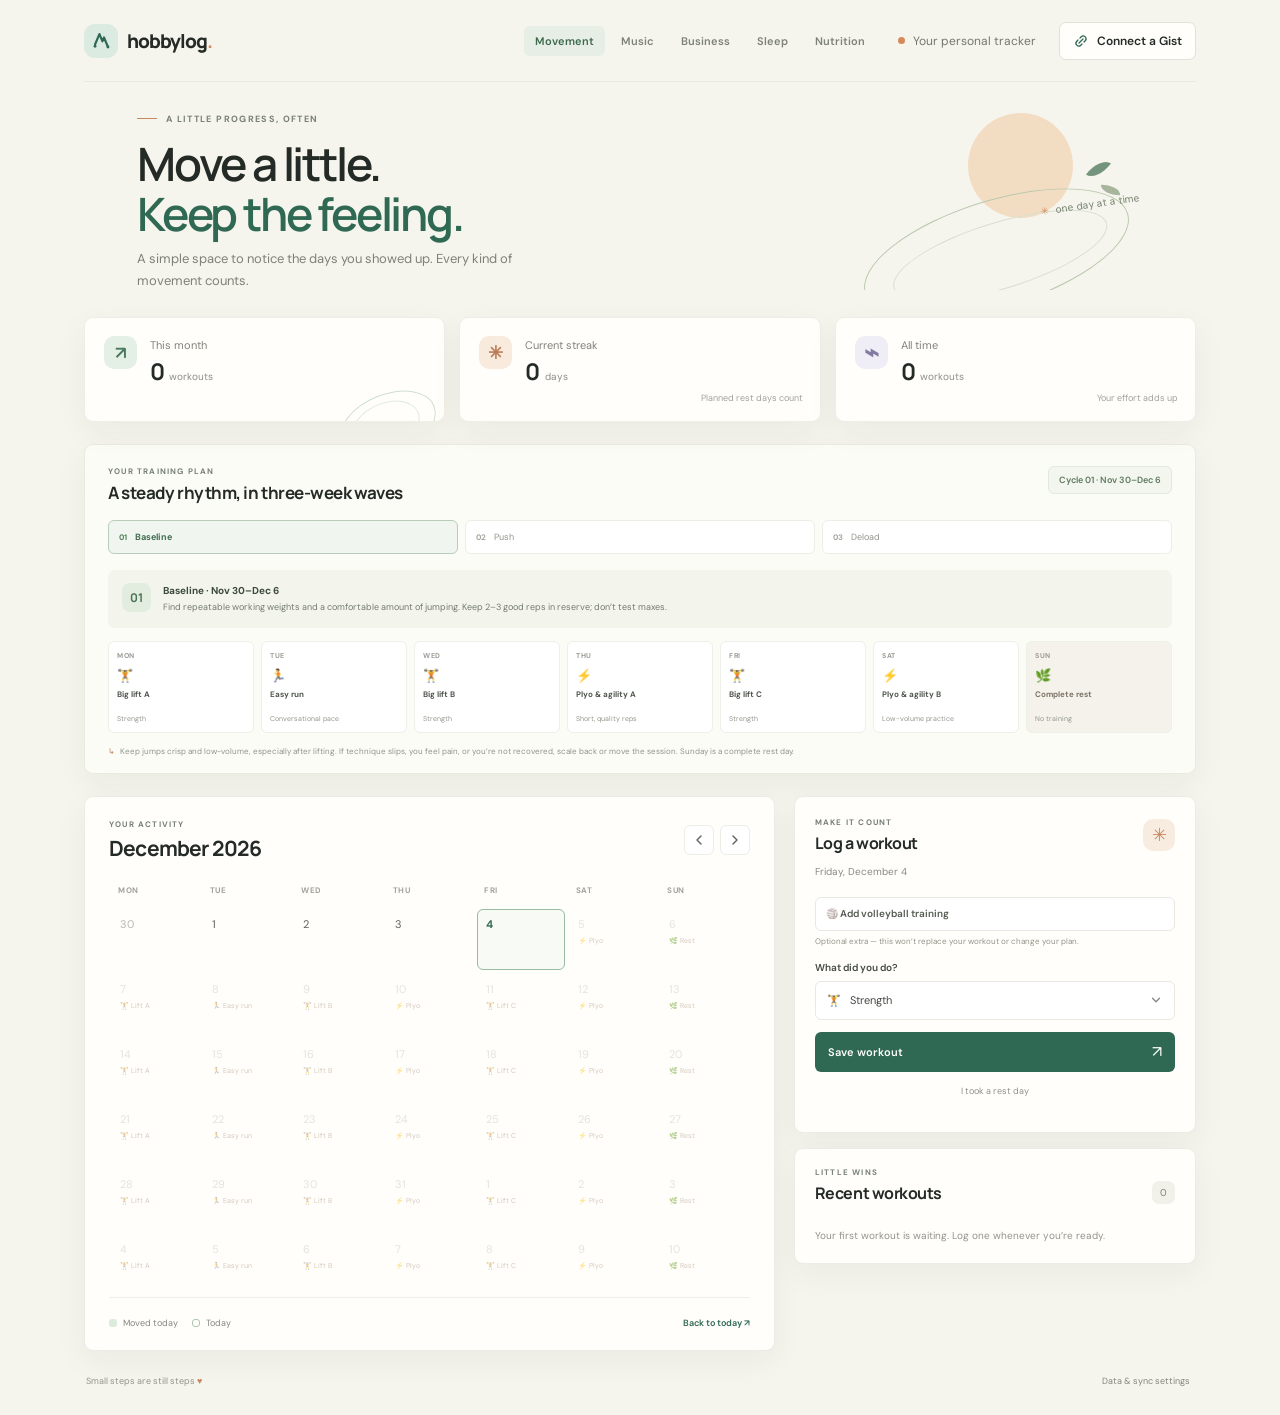
<file: index.html>
<!doctype html>
<html lang="en">
  <head>
    <meta charset="utf-8">
    <meta name="viewport" content="width=device-width, initial-scale=1">
    <meta name="theme-color" content="#f5f4ed">
    <meta name="description" content="A calm, simple place to keep track of your workouts.">
    <title>Move a little — Hobbylog</title>
    <link rel="preconnect" href="https://fonts.googleapis.com">
    <link rel="preconnect" href="https://fonts.gstatic.com" crossorigin>
    <link href="https://fonts.googleapis.com/css2?family=DM+Sans:wght@400;500;600;700&family=Manrope:wght@400;500;600;700;800&display=swap" rel="stylesheet">
    <link rel="stylesheet" href="styles.css">
    <script src="storage.js" defer></script>
    <script src="navigation.js" defer></script>
    <script src="app.js" defer></script>
  </head>
  <body>
    <div class="page-shell">
      <header class="topbar">
        <a class="brand" href="index.html" aria-label="Hobbylog home">
          <span class="brand-mark" aria-hidden="true">
            <svg viewBox="0 0 32 32" fill="none">
              <path d="M7 21.5 13.2 7l4.1 10.1 2.2-5.3L25 25" stroke="currentColor" stroke-width="3" stroke-linecap="round" stroke-linejoin="round"/>
              <circle cx="7" cy="24" r="2" fill="currentColor"/>
              <circle cx="25" cy="25" r="2" fill="currentColor"/>
            </svg>
          </span>
          <span>hobbylog<span class="brand-dot">.</span></span>
        </a>
        <button class="nav-menu-button" id="toggle-nav" type="button" aria-controls="main-nav" aria-expanded="false" aria-label="Open tracker menu">
          <svg viewBox="0 0 20 20" fill="none" aria-hidden="true">
            <path d="M3 5.5h14M3 10h14M3 14.5h14" stroke="currentColor" stroke-width="1.7" stroke-linecap="round"/>
          </svg>
        </button>
        <nav class="main-nav" id="main-nav" aria-label="Hobby trackers">
          <a class="nav-link is-active" href="index.html" aria-current="page">Movement</a>
          <a class="nav-link" href="music.html">Music</a>
          <a class="nav-link" href="business.html">Business</a>
          <a class="nav-link" href="sleep.html">Sleep</a>
          <a class="nav-link" href="nutrition.html">Nutrition</a>
        </nav>
        <div class="topbar-right">
          <span class="local-badge"><span></span> Your personal tracker</span>
          <button class="connection-button" id="open-settings" type="button">
            <svg viewBox="0 0 20 20" fill="none" aria-hidden="true">
              <path d="M7.5 12.5 12.5 7.5M6.25 8.75l-1.5 1.5a3.536 3.536 0 0 0 5 5l1.5-1.5M13.75 11.25l1.5-1.5a3.536 3.536 0 0 0-5-5l-1.5 1.5" stroke="currentColor" stroke-width="1.6" stroke-linecap="round"/>
            </svg>
            <span id="connection-label">Connect a Gist</span>
          </button>
        </div>
      </header>

      <main>
        <section class="intro">
          <div class="intro-copy">
            <div class="eyebrow"><span class="eyebrow-line"></span> A LITTLE PROGRESS, OFTEN</div>
            <h1>Move a little.<br><span>Keep the feeling.</span></h1>
            <p>A simple space to notice the days you showed up. Every kind of movement counts.</p>
          </div>
          <div class="intro-art" aria-hidden="true">
            <div class="sun"></div>
            <div class="art-path"></div>
            <div class="art-caption"><span class="sparkle">✳</span> one day at a time</div>
            <div class="art-leaf leaf-one"></div>
            <div class="art-leaf leaf-two"></div>
          </div>
        </section>

        <section class="stats-grid" aria-label="Your workout stats">
          <article class="stat-card stat-month">
            <span class="stat-icon mint-icon" aria-hidden="true">↗</span>
            <div>
              <p class="stat-label">This month</p>
              <p class="stat-value"><span id="month-count">0</span><span class="stat-unit">workouts</span></p>
            </div>
            <div class="stat-decoration" aria-hidden="true"></div>
          </article>
          <article class="stat-card">
            <span class="stat-icon peach-icon" aria-hidden="true">✳</span>
            <div>
              <p class="stat-label">Current streak</p>
              <p class="stat-value"><span id="streak-count">0</span><span class="stat-unit">days</span></p>
            </div>
            <span class="stat-note">Planned rest days count</span>
          </article>
          <article class="stat-card">
            <span class="stat-icon lavender-icon" aria-hidden="true">⌁</span>
            <div>
              <p class="stat-label">All time</p>
              <p class="stat-value"><span id="total-count">0</span><span class="stat-unit">workouts</span></p>
            </div>
            <span class="stat-note">Your effort adds up</span>
          </article>
        </section>

        <section class="plan-card" aria-labelledby="plan-heading">
          <div class="plan-header">
            <div>
              <p class="section-kicker">YOUR TRAINING PLAN</p>
              <h2 id="plan-heading">A steady rhythm, in three-week waves</h2>
            </div>
            <span class="plan-date-badge" id="cycle-caption"></span>
          </div>
          <div class="cycle-steps" id="cycle-steps" aria-label="Three-week training cycle"></div>
          <div class="phase-summary">
            <span class="phase-number" id="phase-number">01</span>
            <div class="phase-copy">
              <p class="phase-title" id="phase-title"></p>
              <p class="phase-description" id="phase-description"></p>
            </div>
          </div>
          <div class="weekly-rhythm" id="weekly-rhythm" aria-label="Weekly training schedule"></div>
          <p class="plan-safety-note"><span aria-hidden="true">↳</span> Keep jumps crisp and low-volume, especially after lifting. If technique slips, you feel pain, or you’re not recovered, scale back or move the session. Sunday is a complete rest day.</p>
        </section>

        <section class="tracker-layout" aria-label="Workout tracker">
          <div class="calendar-card">
            <div class="calendar-heading">
              <div>
                <p class="section-kicker">YOUR ACTIVITY</p>
                <h2 id="month-heading"></h2>
              </div>
              <div class="month-controls">
                <button class="icon-button" id="previous-month" type="button" aria-label="Previous month">
                  <svg viewBox="0 0 20 20" fill="none" aria-hidden="true"><path d="m12.5 15-5-5 5-5" stroke="currentColor" stroke-width="1.8" stroke-linecap="round" stroke-linejoin="round"/></svg>
                </button>
                <button class="icon-button" id="next-month" type="button" aria-label="Next month">
                  <svg viewBox="0 0 20 20" fill="none" aria-hidden="true"><path d="m7.5 15 5-5-5-5" stroke="currentColor" stroke-width="1.8" stroke-linecap="round" stroke-linejoin="round"/></svg>
                </button>
              </div>
            </div>
            <div class="calendar-weekdays" aria-hidden="true">
              <span>MON</span><span>TUE</span><span>WED</span><span>THU</span><span>FRI</span><span>SAT</span><span>SUN</span>
            </div>
            <div class="calendar-grid" id="calendar-grid" role="grid" aria-label="Workout calendar"></div>
            <div class="calendar-footer">
              <span class="legend"><span class="legend-dot completed-dot"></span> Moved today</span>
              <span class="legend"><span class="legend-dot today-dot"></span> Today</span>
              <button class="text-button" id="back-to-today" type="button">Back to today <span aria-hidden="true">↗</span></button>
            </div>
          </div>

          <aside class="log-column">
            <section class="log-card">
              <div class="log-card-top">
                <div>
                  <p class="section-kicker">MAKE IT COUNT</p>
                  <h2>Log a workout</h2>
                </div>
                <span class="log-sparkle" aria-hidden="true">✳</span>
              </div>
              <p class="selected-date" id="selected-date"></p>
              <button class="volleyball-toggle" id="toggle-volleyball" type="button" aria-pressed="false">🏐 Add volleyball training</button>
              <p class="volleyball-note">Optional extra — this won’t replace your workout or change your plan.</p>
              <form id="workout-form">
                <label for="workout-type">What did you do?</label>
                <div class="select-wrap">
                  <select id="workout-type" name="type">
                    <option value="strength">🏋️ &nbsp; Strength</option>
                    <option value="cardio">🏃 &nbsp; Cardio / running</option>
                    <option value="plyo">⚡ &nbsp; Plyometrics &amp; agility</option>
                    <option value="walking">🚶 &nbsp; Walking</option>
                    <option value="yoga">🧘 &nbsp; Yoga / stretching</option>
                    <option value="cycling">🚴 &nbsp; Cycling</option>
                    <option value="swimming">🏊 &nbsp; Swimming</option>
                    <option value="other">✨ &nbsp; Something else</option>
                  </select>
                  <svg viewBox="0 0 16 16" fill="none" aria-hidden="true"><path d="m4 6 4 4 4-4" stroke="currentColor" stroke-width="1.5" stroke-linecap="round" stroke-linejoin="round"/></svg>
                </div>
                <button class="save-button" type="submit"><span>Save workout</span><span aria-hidden="true">↗</span></button>
                <button class="clear-button" id="clear-workout" type="button">I took a rest day</button>
              </form>
              <div class="log-feedback" id="log-feedback" role="status" aria-live="polite"></div>
            </section>

            <section class="recent-card">
              <div class="recent-heading">
                <div>
                  <p class="section-kicker">LITTLE WINS</p>
                  <h2>Recent workouts</h2>
                </div>
                <span class="recent-count" id="recent-count">0</span>
              </div>
              <div class="recent-list" id="recent-list"></div>
            </section>
          </aside>
        </section>

        <footer class="page-footer">
          <span>Small steps are still steps <span class="footer-heart">♥</span></span>
          <button class="footer-settings" id="footer-settings" type="button">Data &amp; sync settings</button>
        </footer>
      </main>
    </div>

    <dialog class="settings-dialog" id="settings-dialog" aria-labelledby="settings-title">
      <form class="settings-form" id="settings-form">
        <div class="dialog-heading">
          <div>
            <p class="section-kicker">YOUR DATA, YOUR WAY</p>
            <h2 id="settings-title">Connect a GitHub Gist</h2>
          </div>
          <button class="dialog-close" id="close-settings" type="button" aria-label="Close settings">×</button>
        </div>
        <p class="dialog-description">Your workouts stay in this browser unless you connect a Gist. Connect a secret (unlisted) Gist to back them up and sync across devices. Anyone with its link can view it.</p>
        <label for="github-token">GitHub personal access token</label>
        <input id="github-token" name="token" type="password" autocomplete="off" placeholder="github_pat_…" spellcheck="false">
        <p class="field-help">Use a fine-grained token with Gists access, or a classic token with the <code>gist</code> scope. The token is saved only in this browser.</p>
        <label for="gist-id">Gist ID <span class="optional-label">optional</span></label>
        <input id="gist-id" name="gistId" type="text" autocomplete="off" placeholder="Leave blank to create a new secret Gist" spellcheck="false">
        <p class="field-help">Already have a tracker Gist? Paste its ID to load it. Otherwise, we’ll create one for you.</p>
        <div class="dialog-error" id="settings-error" role="alert"></div>
        <div class="dialog-actions">
          <button class="disconnect-button" id="disconnect-gist" type="button">Disconnect</button>
          <button class="save-button connect-button" id="connect-gist" type="submit"><span>Connect &amp; sync</span><span aria-hidden="true">↗</span></button>
        </div>
        <p class="privacy-note"><span aria-hidden="true">↳</span> Your token is never included in the website files. Anyone with access to this browser profile can use it.</p>
      </form>
    </dialog>
  </body>
</html>
</file>
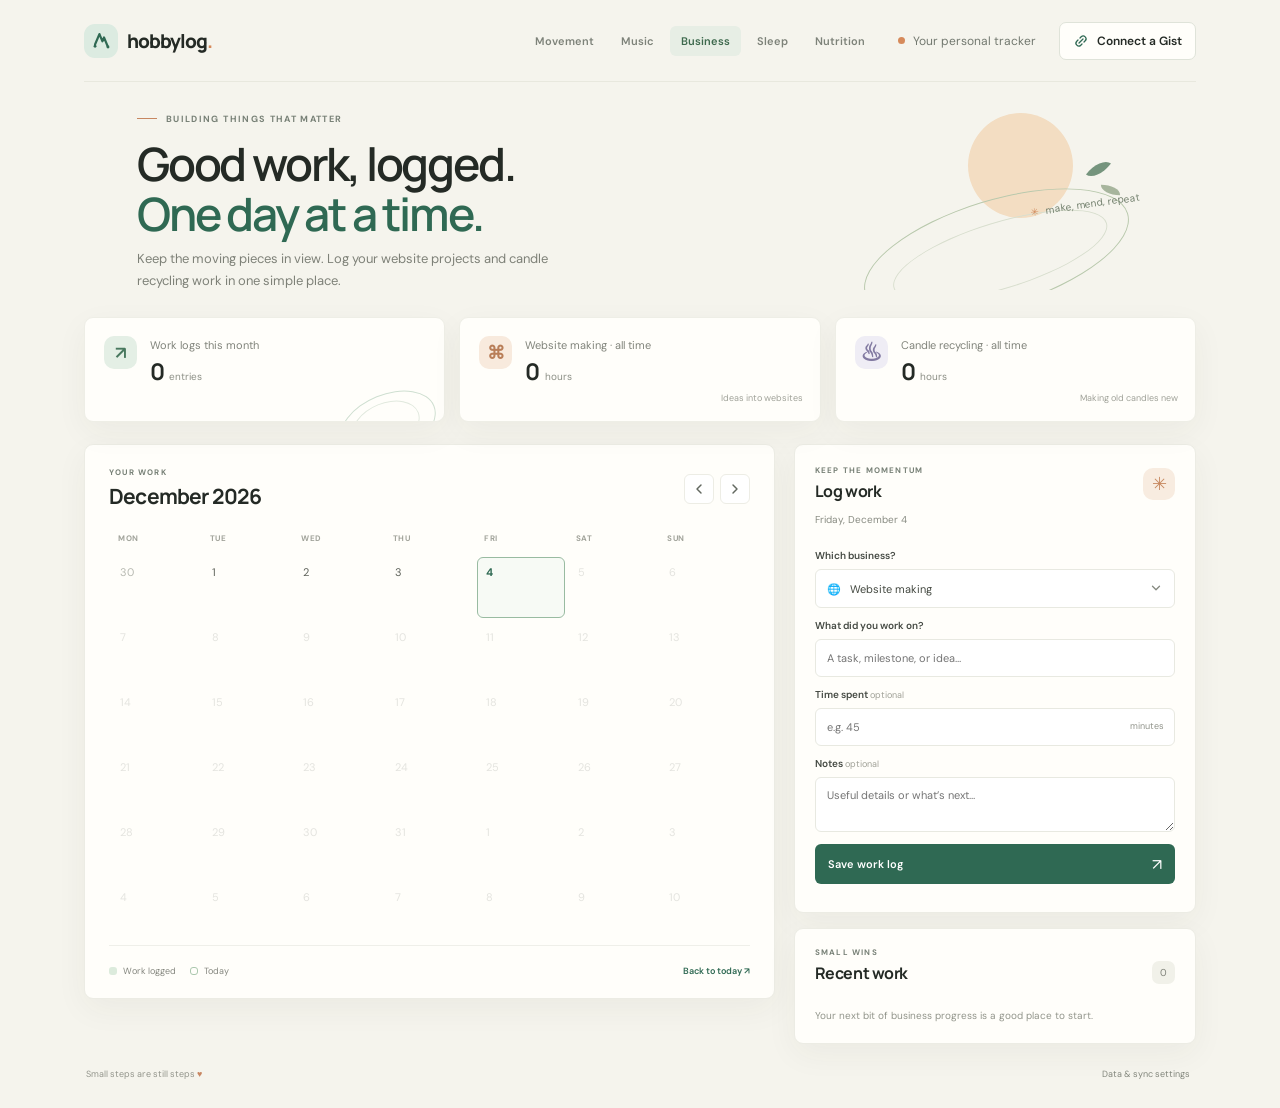
<file: business.html>
<!doctype html>
<html lang="en">
  <head>
    <meta charset="utf-8">
    <meta name="viewport" content="width=device-width, initial-scale=1">
    <meta name="theme-color" content="#f5f4ed">
    <meta name="description" content="Keep a simple work log for your businesses.">
    <title>Business log — Hobbylog</title>
    <link rel="preconnect" href="https://fonts.googleapis.com">
    <link rel="preconnect" href="https://fonts.gstatic.com" crossorigin>
    <link href="https://fonts.googleapis.com/css2?family=DM+Sans:wght@400;500;600;700&family=Manrope:wght@400;500;600;700;800&display=swap" rel="stylesheet">
    <link rel="stylesheet" href="styles.css">
    <script src="storage.js" defer></script>
    <script src="navigation.js" defer></script>
    <script src="business.js" defer></script>
  </head>
  <body>
    <div class="page-shell">
      <header class="topbar">
        <a class="brand" href="index.html" aria-label="Hobbylog home">
          <span class="brand-mark" aria-hidden="true">
            <svg viewBox="0 0 32 32" fill="none">
              <path d="M7 21.5 13.2 7l4.1 10.1 2.2-5.3L25 25" stroke="currentColor" stroke-width="3" stroke-linecap="round" stroke-linejoin="round"/>
              <circle cx="7" cy="24" r="2" fill="currentColor"/>
              <circle cx="25" cy="25" r="2" fill="currentColor"/>
            </svg>
          </span>
          <span>hobbylog<span class="brand-dot">.</span></span>
        </a>
        <button class="nav-menu-button" id="toggle-nav" type="button" aria-controls="main-nav" aria-expanded="false" aria-label="Open tracker menu">
          <svg viewBox="0 0 20 20" fill="none" aria-hidden="true">
            <path d="M3 5.5h14M3 10h14M3 14.5h14" stroke="currentColor" stroke-width="1.7" stroke-linecap="round"/>
          </svg>
        </button>
        <nav class="main-nav" id="main-nav" aria-label="Hobby trackers">
          <a class="nav-link" href="index.html">Movement</a>
          <a class="nav-link" href="music.html">Music</a>
          <a class="nav-link is-active" href="business.html" aria-current="page">Business</a>
          <a class="nav-link" href="sleep.html">Sleep</a>
          <a class="nav-link" href="nutrition.html">Nutrition</a>
        </nav>
        <div class="topbar-right">
          <span class="local-badge"><span></span> Your personal tracker</span>
          <button class="connection-button" id="open-settings" type="button">
            <svg viewBox="0 0 20 20" fill="none" aria-hidden="true">
              <path d="M7.5 12.5 12.5 7.5M6.25 8.75l-1.5 1.5a3.536 3.536 0 0 0 5 5l1.5-1.5M13.75 11.25l1.5-1.5a3.536 3.536 0 0 0-5-5l-1.5 1.5" stroke="currentColor" stroke-width="1.6" stroke-linecap="round"/>
            </svg>
            <span id="connection-label">Connect a Gist</span>
          </button>
        </div>
      </header>

      <main>
        <section class="intro business-intro">
          <div class="intro-copy">
            <div class="eyebrow"><span class="eyebrow-line"></span> BUILDING THINGS THAT MATTER</div>
            <h1>Good work, logged.<br><span>One day at a time.</span></h1>
            <p>Keep the moving pieces in view. Log your website projects and candle recycling work in one simple place.</p>
          </div>
          <div class="intro-art business-art" aria-hidden="true">
            <div class="sun"></div>
            <div class="art-path"></div>
            <div class="art-caption"><span class="sparkle">✳</span> make, mend, repeat</div>
            <div class="art-leaf leaf-one"></div>
            <div class="art-leaf leaf-two"></div>
          </div>
        </section>

        <section class="stats-grid" aria-label="Business work log stats">
          <article class="stat-card stat-month">
            <span class="stat-icon mint-icon" aria-hidden="true">↗</span>
            <div>
              <p class="stat-label">Work logs this month</p>
              <p class="stat-value"><span id="month-count">0</span><span class="stat-unit">entries</span></p>
            </div>
            <div class="stat-decoration" aria-hidden="true"></div>
          </article>
          <article class="stat-card">
            <span class="stat-icon peach-icon" aria-hidden="true">⌘</span>
            <div>
              <p class="stat-label">Website making · all time</p>
              <p class="stat-value"><span id="website-hours">0</span><span class="stat-unit">hours</span></p>
            </div>
            <span class="stat-note">Ideas into websites</span>
          </article>
          <article class="stat-card">
            <span class="stat-icon lavender-icon" aria-hidden="true">♨</span>
            <div>
              <p class="stat-label">Candle recycling · all time</p>
              <p class="stat-value"><span id="candle-hours">0</span><span class="stat-unit">hours</span></p>
            </div>
            <span class="stat-note">Making old candles new</span>
          </article>
        </section>

        <section class="tracker-layout" aria-label="Business work log">
          <div class="calendar-card">
            <div class="calendar-heading">
              <div>
                <p class="section-kicker">YOUR WORK</p>
                <h2 id="month-heading"></h2>
              </div>
              <div class="month-controls">
                <button class="icon-button" id="previous-month" type="button" aria-label="Previous month">
                  <svg viewBox="0 0 20 20" fill="none" aria-hidden="true"><path d="m12.5 15-5-5 5-5" stroke="currentColor" stroke-width="1.8" stroke-linecap="round" stroke-linejoin="round"/></svg>
                </button>
                <button class="icon-button" id="next-month" type="button" aria-label="Next month">
                  <svg viewBox="0 0 20 20" fill="none" aria-hidden="true"><path d="m7.5 15 5-5-5-5" stroke="currentColor" stroke-width="1.8" stroke-linecap="round" stroke-linejoin="round"/></svg>
                </button>
              </div>
            </div>
            <div class="calendar-weekdays" aria-hidden="true">
              <span>MON</span><span>TUE</span><span>WED</span><span>THU</span><span>FRI</span><span>SAT</span><span>SUN</span>
            </div>
            <div class="calendar-grid" id="calendar-grid" role="grid" aria-label="Business work calendar"></div>
            <div class="calendar-footer">
              <span class="legend"><span class="legend-dot practice-dot"></span> Work logged</span>
              <span class="legend"><span class="legend-dot today-dot"></span> Today</span>
              <button class="text-button" id="back-to-today" type="button">Back to today <span aria-hidden="true">↗</span></button>
            </div>
          </div>

          <aside class="log-column">
            <section class="log-card business-log-card">
              <div class="log-card-top">
                <div>
                  <p class="section-kicker">KEEP THE MOMENTUM</p>
                  <h2>Log work</h2>
                </div>
                <span class="log-sparkle" aria-hidden="true">✳</span>
              </div>
              <p class="selected-date" id="selected-date"></p>
              <form id="business-form">
                <label for="business-type">Which business?</label>
                <div class="select-wrap">
                  <select id="business-type" name="business">
                    <option value="websites">🌐 &nbsp; Website making</option>
                    <option value="candles">🕯️ &nbsp; Candle recycling</option>
                  </select>
                  <svg viewBox="0 0 16 16" fill="none" aria-hidden="true"><path d="m4 6 4 4 4-4" stroke="currentColor" stroke-width="1.5" stroke-linecap="round" stroke-linejoin="round"/></svg>
                </div>
                <label for="task">What did you work on?</label>
                <input class="business-text-input" id="task" name="task" type="text" maxlength="140" placeholder="A task, milestone, or idea…" required>
                <label for="duration">Time spent <span class="optional-label">optional</span></label>
                <div class="duration-field">
                  <input id="duration" name="duration" type="number" min="1" max="600" step="1" placeholder="e.g. 45">
                  <span>minutes</span>
                </div>
                <label for="notes">Notes <span class="optional-label">optional</span></label>
                <textarea id="notes" name="notes" rows="2" maxlength="300" placeholder="Useful details or what’s next…"></textarea>
                <button class="save-button" type="submit"><span>Save work log</span><span aria-hidden="true">↗</span></button>
              </form>
              <div class="log-feedback" id="business-feedback" role="status" aria-live="polite"></div>
            </section>

            <section class="recent-card">
              <div class="recent-heading">
                <div>
                  <p class="section-kicker">SMALL WINS</p>
                  <h2>Recent work</h2>
                </div>
                <span class="recent-count" id="recent-count">0</span>
              </div>
              <div class="recent-list" id="recent-list"></div>
            </section>
          </aside>
        </section>

        <footer class="page-footer">
          <span>Small steps are still steps <span class="footer-heart">♥</span></span>
          <button class="footer-settings" id="footer-settings" type="button">Data &amp; sync settings</button>
        </footer>
      </main>
    </div>

    <dialog class="settings-dialog" id="settings-dialog" aria-labelledby="settings-title">
      <form class="settings-form" id="settings-form">
        <div class="dialog-heading">
          <div>
            <p class="section-kicker">YOUR DATA, YOUR WAY</p>
            <h2 id="settings-title">Connect a GitHub Gist</h2>
          </div>
          <button class="dialog-close" id="close-settings" type="button" aria-label="Close settings">×</button>
        </div>
        <p class="dialog-description">Your workouts, practice, and work logs stay in this browser unless you connect a Gist. Connect a secret (unlisted) Gist to back them up and sync across devices. Anyone with its link can view it.</p>
        <label for="github-token">GitHub personal access token</label>
        <input id="github-token" name="token" type="password" autocomplete="off" placeholder="github_pat_…" spellcheck="false">
        <p class="field-help">Use a fine-grained token with Gists access, or a classic token with the <code>gist</code> scope. The token is saved only in this browser.</p>
        <label for="gist-id">Gist ID <span class="optional-label">optional</span></label>
        <input id="gist-id" name="gistId" type="text" autocomplete="off" placeholder="Leave blank to create a new secret Gist" spellcheck="false">
        <p class="field-help">Already have a Hobbylog Gist? Paste its ID to load it. Otherwise, we’ll create one for you.</p>
        <div class="dialog-error" id="settings-error" role="alert"></div>
        <div class="dialog-actions">
          <button class="disconnect-button" id="disconnect-gist" type="button">Disconnect</button>
          <button class="save-button connect-button" id="connect-gist" type="submit"><span>Connect &amp; sync</span><span aria-hidden="true">↗</span></button>
        </div>
        <p class="privacy-note"><span aria-hidden="true">↳</span> Your token is never included in the website files. Anyone with access to this browser profile can use it.</p>
      </form>
    </dialog>
  </body>
</html>
</file>
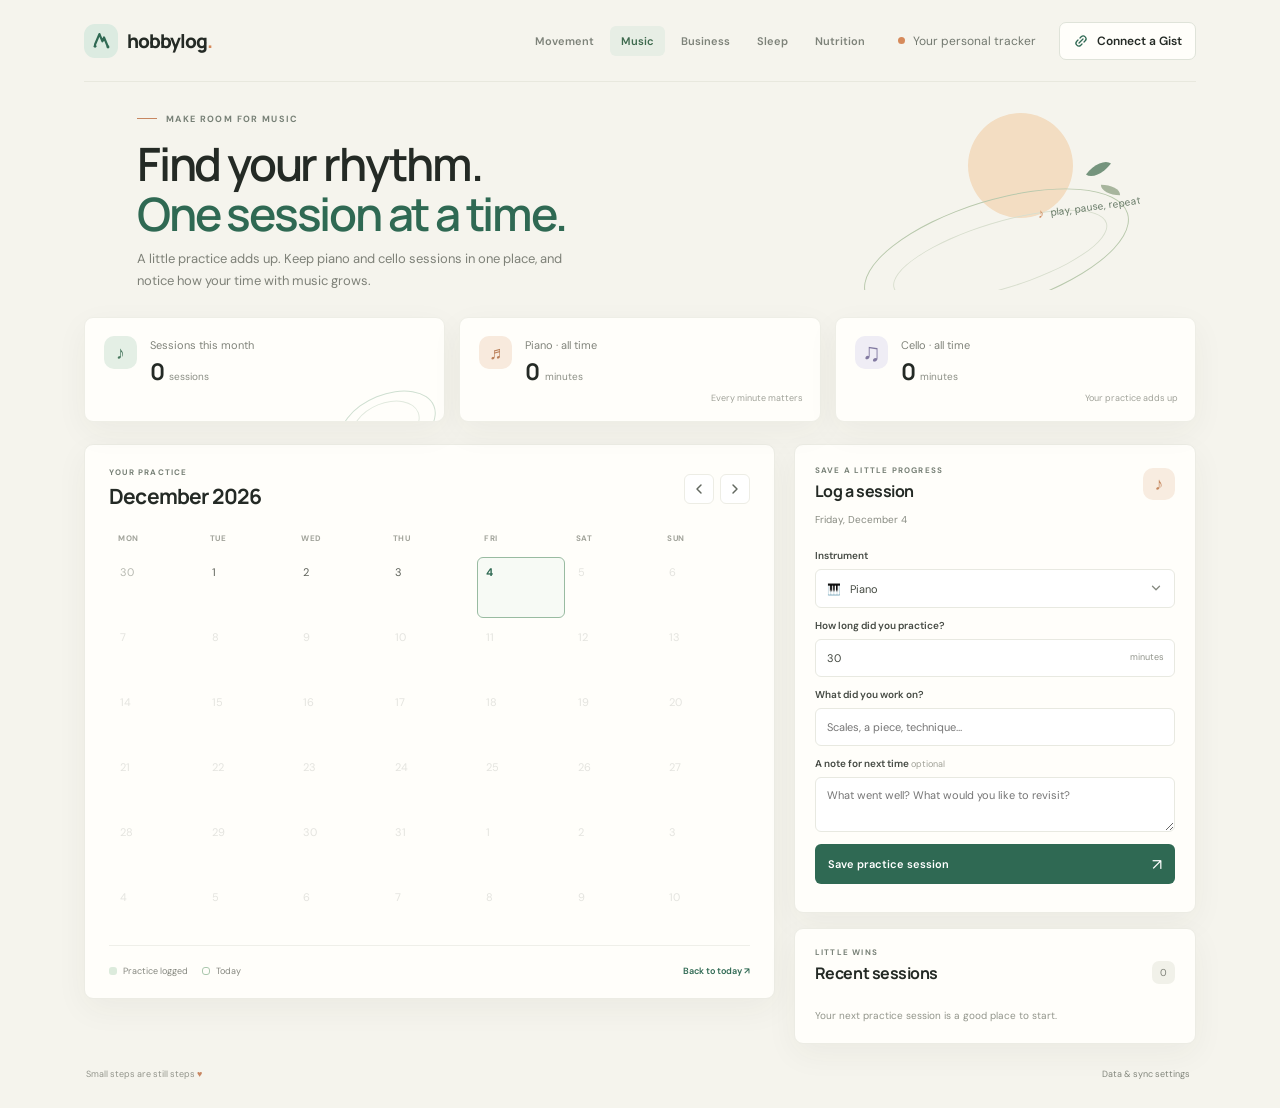
<file: music.html>
<!doctype html>
<html lang="en">
  <head>
    <meta charset="utf-8">
    <meta name="viewport" content="width=device-width, initial-scale=1">
    <meta name="theme-color" content="#f5f4ed">
    <meta name="description" content="Track piano and cello practice sessions.">
    <title>Music practice — Hobbylog</title>
    <link rel="preconnect" href="https://fonts.googleapis.com">
    <link rel="preconnect" href="https://fonts.gstatic.com" crossorigin>
    <link href="https://fonts.googleapis.com/css2?family=DM+Sans:wght@400;500;600;700&family=Manrope:wght@400;500;600;700;800&display=swap" rel="stylesheet">
    <link rel="stylesheet" href="styles.css">
    <script src="storage.js" defer></script>
    <script src="navigation.js" defer></script>
    <script src="music.js" defer></script>
  </head>
  <body>
    <div class="page-shell">
      <header class="topbar">
        <a class="brand" href="index.html" aria-label="Hobbylog home">
          <span class="brand-mark" aria-hidden="true">
            <svg viewBox="0 0 32 32" fill="none">
              <path d="M7 21.5 13.2 7l4.1 10.1 2.2-5.3L25 25" stroke="currentColor" stroke-width="3" stroke-linecap="round" stroke-linejoin="round"/>
              <circle cx="7" cy="24" r="2" fill="currentColor"/>
              <circle cx="25" cy="25" r="2" fill="currentColor"/>
            </svg>
          </span>
          <span>hobbylog<span class="brand-dot">.</span></span>
        </a>
        <button class="nav-menu-button" id="toggle-nav" type="button" aria-controls="main-nav" aria-expanded="false" aria-label="Open tracker menu">
          <svg viewBox="0 0 20 20" fill="none" aria-hidden="true">
            <path d="M3 5.5h14M3 10h14M3 14.5h14" stroke="currentColor" stroke-width="1.7" stroke-linecap="round"/>
          </svg>
        </button>
        <nav class="main-nav" id="main-nav" aria-label="Hobby trackers">
          <a class="nav-link" href="index.html">Movement</a>
          <a class="nav-link is-active" href="music.html" aria-current="page">Music</a>
          <a class="nav-link" href="business.html">Business</a>
          <a class="nav-link" href="sleep.html">Sleep</a>
          <a class="nav-link" href="nutrition.html">Nutrition</a>
        </nav>
        <div class="topbar-right">
          <span class="local-badge"><span></span> Your personal tracker</span>
          <button class="connection-button" id="open-settings" type="button">
            <svg viewBox="0 0 20 20" fill="none" aria-hidden="true">
              <path d="M7.5 12.5 12.5 7.5M6.25 8.75l-1.5 1.5a3.536 3.536 0 0 0 5 5l1.5-1.5M13.75 11.25l1.5-1.5a3.536 3.536 0 0 0-5-5l-1.5 1.5" stroke="currentColor" stroke-width="1.6" stroke-linecap="round"/>
            </svg>
            <span id="connection-label">Connect a Gist</span>
          </button>
        </div>
      </header>

      <main>
        <section class="intro music-intro">
          <div class="intro-copy">
            <div class="eyebrow"><span class="eyebrow-line"></span> MAKE ROOM FOR MUSIC</div>
            <h1>Find your rhythm.<br><span>One session at a time.</span></h1>
            <p>A little practice adds up. Keep piano and cello sessions in one place, and notice how your time with music grows.</p>
          </div>
          <div class="intro-art music-art" aria-hidden="true">
            <div class="sun"></div>
            <div class="art-path"></div>
            <div class="art-caption"><span class="sparkle">♪</span> play, pause, repeat</div>
            <div class="art-leaf leaf-one"></div>
            <div class="art-leaf leaf-two"></div>
          </div>
        </section>

        <section class="stats-grid" aria-label="Your music practice stats">
          <article class="stat-card stat-month">
            <span class="stat-icon mint-icon" aria-hidden="true">♪</span>
            <div>
              <p class="stat-label">Sessions this month</p>
              <p class="stat-value"><span id="month-count">0</span><span class="stat-unit">sessions</span></p>
            </div>
            <div class="stat-decoration" aria-hidden="true"></div>
          </article>
          <article class="stat-card">
            <span class="stat-icon peach-icon" aria-hidden="true">♬</span>
            <div>
              <p class="stat-label">Piano · all time</p>
              <p class="stat-value"><span id="piano-minutes">0</span><span class="stat-unit">minutes</span></p>
            </div>
            <span class="stat-note">Every minute matters</span>
          </article>
          <article class="stat-card">
            <span class="stat-icon lavender-icon" aria-hidden="true">♫</span>
            <div>
              <p class="stat-label">Cello · all time</p>
              <p class="stat-value"><span id="cello-minutes">0</span><span class="stat-unit">minutes</span></p>
            </div>
            <span class="stat-note">Your practice adds up</span>
          </article>
        </section>

        <section class="tracker-layout" aria-label="Music practice tracker">
          <div class="calendar-card">
            <div class="calendar-heading">
              <div>
                <p class="section-kicker">YOUR PRACTICE</p>
                <h2 id="month-heading"></h2>
              </div>
              <div class="month-controls">
                <button class="icon-button" id="previous-month" type="button" aria-label="Previous month">
                  <svg viewBox="0 0 20 20" fill="none" aria-hidden="true"><path d="m12.5 15-5-5 5-5" stroke="currentColor" stroke-width="1.8" stroke-linecap="round" stroke-linejoin="round"/></svg>
                </button>
                <button class="icon-button" id="next-month" type="button" aria-label="Next month">
                  <svg viewBox="0 0 20 20" fill="none" aria-hidden="true"><path d="m7.5 15 5-5-5-5" stroke="currentColor" stroke-width="1.8" stroke-linecap="round" stroke-linejoin="round"/></svg>
                </button>
              </div>
            </div>
            <div class="calendar-weekdays" aria-hidden="true">
              <span>MON</span><span>TUE</span><span>WED</span><span>THU</span><span>FRI</span><span>SAT</span><span>SUN</span>
            </div>
            <div class="calendar-grid" id="calendar-grid" role="grid" aria-label="Music practice calendar"></div>
            <div class="calendar-footer">
              <span class="legend"><span class="legend-dot practice-dot"></span> Practice logged</span>
              <span class="legend"><span class="legend-dot today-dot"></span> Today</span>
              <button class="text-button" id="back-to-today" type="button">Back to today <span aria-hidden="true">↗</span></button>
            </div>
          </div>

          <aside class="log-column">
            <section class="log-card music-log-card">
              <div class="log-card-top">
                <div>
                  <p class="section-kicker">SAVE A LITTLE PROGRESS</p>
                  <h2>Log a session</h2>
                </div>
                <span class="log-sparkle" aria-hidden="true">♪</span>
              </div>
              <p class="selected-date" id="selected-date"></p>
              <form id="music-form">
                <label for="instrument">Instrument</label>
                <div class="select-wrap">
                  <select id="instrument" name="instrument">
                    <option value="piano">🎹 &nbsp; Piano</option>
                    <option value="cello">🎻 &nbsp; Cello</option>
                  </select>
                  <svg viewBox="0 0 16 16" fill="none" aria-hidden="true"><path d="m4 6 4 4 4-4" stroke="currentColor" stroke-width="1.5" stroke-linecap="round" stroke-linejoin="round"/></svg>
                </div>
                <label for="duration">How long did you practice?</label>
                <div class="duration-field">
                  <input id="duration" name="duration" type="number" min="1" max="600" step="1" value="30" required>
                  <span>minutes</span>
                </div>
                <label for="focus">What did you work on?</label>
                <input class="music-text-input" id="focus" name="focus" type="text" maxlength="120" placeholder="Scales, a piece, technique…" required>
                <label for="notes">A note for next time <span class="optional-label">optional</span></label>
                <textarea id="notes" name="notes" rows="2" maxlength="300" placeholder="What went well? What would you like to revisit?"></textarea>
                <button class="save-button" type="submit"><span>Save practice session</span><span aria-hidden="true">↗</span></button>
              </form>
              <div class="log-feedback" id="music-feedback" role="status" aria-live="polite"></div>
            </section>

            <section class="recent-card">
              <div class="recent-heading">
                <div>
                  <p class="section-kicker">LITTLE WINS</p>
                  <h2>Recent sessions</h2>
                </div>
                <span class="recent-count" id="recent-count">0</span>
              </div>
              <div class="recent-list" id="recent-list"></div>
            </section>
          </aside>
        </section>

        <footer class="page-footer">
          <span>Small steps are still steps <span class="footer-heart">♥</span></span>
          <button class="footer-settings" id="footer-settings" type="button">Data &amp; sync settings</button>
        </footer>
      </main>
    </div>

    <dialog class="settings-dialog" id="settings-dialog" aria-labelledby="settings-title">
      <form class="settings-form" id="settings-form">
        <div class="dialog-heading">
          <div>
            <p class="section-kicker">YOUR DATA, YOUR WAY</p>
            <h2 id="settings-title">Connect a GitHub Gist</h2>
          </div>
          <button class="dialog-close" id="close-settings" type="button" aria-label="Close settings">×</button>
        </div>
        <p class="dialog-description">Your workouts and practice stay in this browser unless you connect a Gist. Connect a secret (unlisted) Gist to back them up and sync across devices. Anyone with its link can view it.</p>
        <label for="github-token">GitHub personal access token</label>
        <input id="github-token" name="token" type="password" autocomplete="off" placeholder="github_pat_…" spellcheck="false">
        <p class="field-help">Use a fine-grained token with Gists access, or a classic token with the <code>gist</code> scope. The token is saved only in this browser.</p>
        <label for="gist-id">Gist ID <span class="optional-label">optional</span></label>
        <input id="gist-id" name="gistId" type="text" autocomplete="off" placeholder="Leave blank to create a new secret Gist" spellcheck="false">
        <p class="field-help">Already have a Hobbylog Gist? Paste its ID to load it. Otherwise, we’ll create one for you.</p>
        <div class="dialog-error" id="settings-error" role="alert"></div>
        <div class="dialog-actions">
          <button class="disconnect-button" id="disconnect-gist" type="button">Disconnect</button>
          <button class="save-button connect-button" id="connect-gist" type="submit"><span>Connect &amp; sync</span><span aria-hidden="true">↗</span></button>
        </div>
        <p class="privacy-note"><span aria-hidden="true">↳</span> Your token is never included in the website files. Anyone with access to this browser profile can use it.</p>
      </form>
    </dialog>
  </body>
</html>
</file>
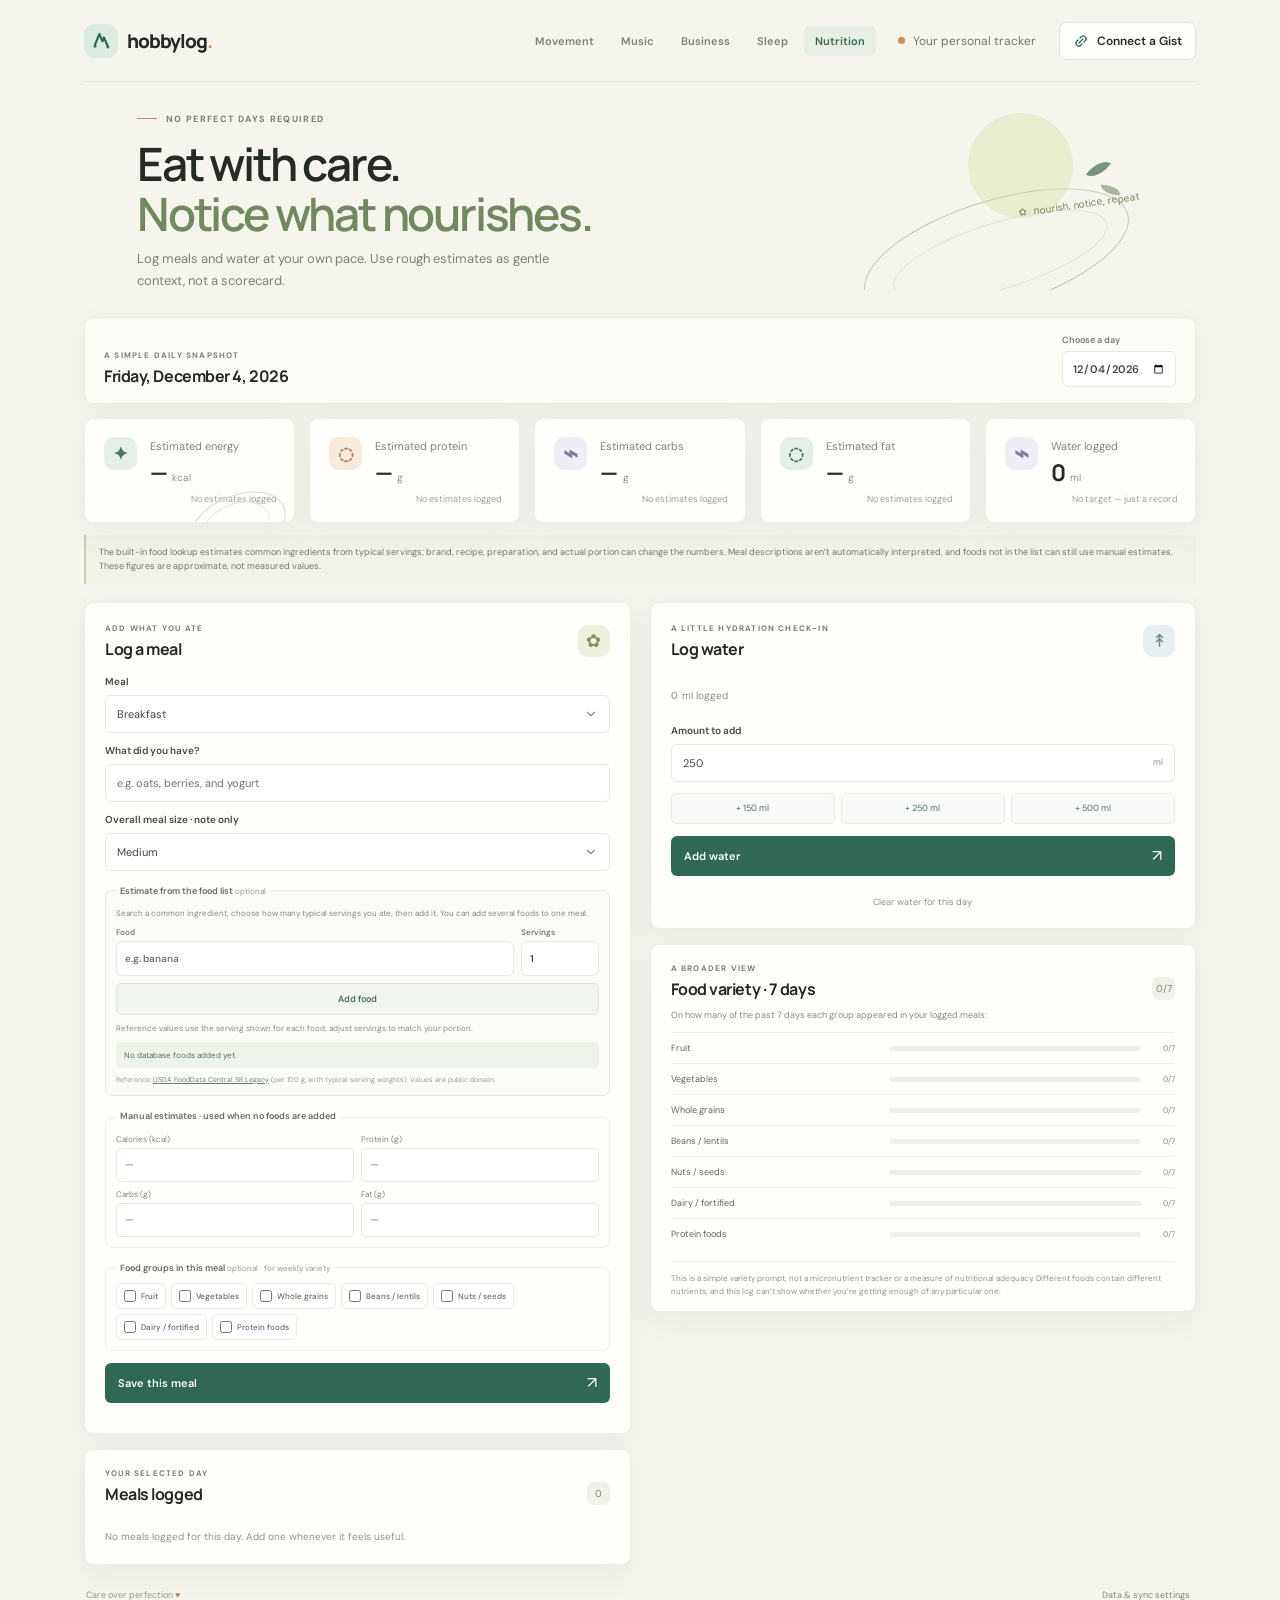
<file: nutrition.html>
<!doctype html>
<html lang="en">
  <head>
    <meta charset="utf-8">
    <meta name="viewport" content="width=device-width, initial-scale=1">
    <meta name="theme-color" content="#f5f4ed">
    <meta name="description" content="Log meals, nutrition estimates, food variety, and water in one gentle tracker.">
    <title>Nutrition — Hobbylog</title>
    <link rel="preconnect" href="https://fonts.googleapis.com">
    <link rel="preconnect" href="https://fonts.gstatic.com" crossorigin>
    <link href="https://fonts.googleapis.com/css2?family=DM+Sans:wght@400;500;600;700&family=Manrope:wght@400;500;600;700;800&display=swap" rel="stylesheet">
    <link rel="stylesheet" href="styles.css">
    <script src="storage.js" defer></script>
    <script src="navigation.js" defer></script>
    <script src="nutrition-foods.js" defer></script>
    <script src="nutrition.js" defer></script>
  </head>
  <body>
    <div class="page-shell">
      <header class="topbar">
        <a class="brand" href="index.html" aria-label="Hobbylog home">
          <span class="brand-mark" aria-hidden="true">
            <svg viewBox="0 0 32 32" fill="none">
              <path d="M7 21.5 13.2 7l4.1 10.1 2.2-5.3L25 25" stroke="currentColor" stroke-width="3" stroke-linecap="round" stroke-linejoin="round"/>
              <circle cx="7" cy="24" r="2" fill="currentColor"/>
              <circle cx="25" cy="25" r="2" fill="currentColor"/>
            </svg>
          </span>
          <span>hobbylog<span class="brand-dot">.</span></span>
        </a>
        <button class="nav-menu-button" id="toggle-nav" type="button" aria-controls="main-nav" aria-expanded="false" aria-label="Open tracker menu">
          <svg viewBox="0 0 20 20" fill="none" aria-hidden="true">
            <path d="M3 5.5h14M3 10h14M3 14.5h14" stroke="currentColor" stroke-width="1.7" stroke-linecap="round"/>
          </svg>
        </button>
        <nav class="main-nav" id="main-nav" aria-label="Hobby trackers">
          <a class="nav-link" href="index.html">Movement</a>
          <a class="nav-link" href="music.html">Music</a>
          <a class="nav-link" href="business.html">Business</a>
          <a class="nav-link" href="sleep.html">Sleep</a>
          <a class="nav-link is-active" href="nutrition.html" aria-current="page">Nutrition</a>
        </nav>
        <div class="topbar-right">
          <span class="local-badge"><span></span> Your personal tracker</span>
          <button class="connection-button" id="open-settings" type="button">
            <svg viewBox="0 0 20 20" fill="none" aria-hidden="true">
              <path d="M7.5 12.5 12.5 7.5M6.25 8.75l-1.5 1.5a3.536 3.536 0 0 0 5 5l1.5-1.5M13.75 11.25l1.5-1.5a3.536 3.536 0 0 0-5-5l-1.5 1.5" stroke="currentColor" stroke-width="1.6" stroke-linecap="round"/>
            </svg>
            <span id="connection-label">Connect a Gist</span>
          </button>
        </div>
      </header>

      <main>
        <section class="intro nutrition-intro">
          <div class="intro-copy">
            <div class="eyebrow"><span class="eyebrow-line"></span> NO PERFECT DAYS REQUIRED</div>
            <h1>Eat with care.<br><span>Notice what nourishes.</span></h1>
            <p>Log meals and water at your own pace. Use rough estimates as gentle context, not a scorecard.</p>
          </div>
          <div class="intro-art nutrition-art" aria-hidden="true">
            <div class="sun"></div>
            <div class="art-path"></div>
            <div class="art-caption"><span class="sparkle">✿</span> nourish, notice, repeat</div>
            <div class="art-leaf leaf-one"></div>
            <div class="art-leaf leaf-two"></div>
          </div>
        </section>

        <section class="nutrition-date-row" aria-label="Choose a day to review">
          <div>
            <p class="section-kicker">A SIMPLE DAILY SNAPSHOT</p>
            <h2 id="selected-date-label"></h2>
          </div>
          <label for="log-date">Choose a day
            <input id="log-date" type="date">
          </label>
        </section>

        <section class="stats-grid nutrition-stats" aria-label="Nutrition estimates for selected day">
          <article class="stat-card stat-month">
            <span class="stat-icon mint-icon" aria-hidden="true">✦</span>
            <div>
              <p class="stat-label">Estimated energy</p>
              <p class="stat-value"><span id="daily-calories">—</span><span class="stat-unit">kcal</span></p>
            </div>
            <span class="stat-note" id="calories-coverage">No estimates logged</span>
            <div class="stat-decoration" aria-hidden="true"></div>
          </article>
          <article class="stat-card">
            <span class="stat-icon peach-icon" aria-hidden="true">◌</span>
            <div>
              <p class="stat-label">Estimated protein</p>
              <p class="stat-value"><span id="daily-protein">—</span><span class="stat-unit">g</span></p>
            </div>
            <span class="stat-note" id="protein-coverage">No estimates logged</span>
          </article>
          <article class="stat-card">
            <span class="stat-icon lavender-icon" aria-hidden="true">⌁</span>
            <div>
              <p class="stat-label">Estimated carbs</p>
              <p class="stat-value"><span id="daily-carbs">—</span><span class="stat-unit">g</span></p>
            </div>
            <span class="stat-note" id="carbs-coverage">No estimates logged</span>
          </article>
          <article class="stat-card">
            <span class="stat-icon mint-icon" aria-hidden="true">◌</span>
            <div>
              <p class="stat-label">Estimated fat</p>
              <p class="stat-value"><span id="daily-fat">—</span><span class="stat-unit">g</span></p>
            </div>
            <span class="stat-note" id="fat-coverage">No estimates logged</span>
          </article>
          <article class="stat-card">
            <span class="stat-icon lavender-icon" aria-hidden="true">⌁</span>
            <div>
              <p class="stat-label">Water logged</p>
              <p class="stat-value"><span id="daily-water">0</span><span class="stat-unit">ml</span></p>
            </div>
            <span class="stat-note">No target — just a record</span>
          </article>
        </section>

        <p class="nutrition-caveat">The built-in food lookup estimates common ingredients from typical servings; brand, recipe, preparation, and actual portion can change the numbers. Meal descriptions aren’t automatically interpreted, and foods not in the list can still use manual estimates. These figures are approximate, not measured values.</p>

        <section class="nutrition-layout" aria-label="Meal and water tracker">
          <div class="nutrition-column">
            <section class="log-card nutrition-log-card">
              <div class="log-card-top">
                <div>
                  <p class="section-kicker">ADD WHAT YOU ATE</p>
                  <h2>Log a meal</h2>
                </div>
                <span class="log-sparkle nutrition-sparkle" aria-hidden="true">✿</span>
              </div>
              <form id="meal-form">
                <label for="meal-type">Meal</label>
                <div class="select-wrap">
                  <select id="meal-type" name="type">
                    <option value="breakfast">Breakfast</option>
                    <option value="lunch">Lunch</option>
                    <option value="dinner">Dinner</option>
                    <option value="snack">Snack</option>
                  </select>
                  <svg viewBox="0 0 20 20" fill="none" aria-hidden="true"><path d="m5 7.5 5 5 5-5" stroke="currentColor" stroke-width="1.6" stroke-linecap="round" stroke-linejoin="round"/></svg>
                </div>
                <label for="meal-description">What did you have?</label>
                <input class="nutrition-text-input" id="meal-description" name="description" maxlength="160" placeholder="e.g. oats, berries, and yogurt" required>
                <label for="portion-size">Overall meal size · note only</label>
                <div class="select-wrap">
                  <select id="portion-size" name="portion">
                    <option value="small">Small</option>
                    <option value="medium" selected>Medium</option>
                    <option value="large">Large</option>
                  </select>
                  <svg viewBox="0 0 20 20" fill="none" aria-hidden="true"><path d="m5 7.5 5 5 5-5" stroke="currentColor" stroke-width="1.6" stroke-linecap="round" stroke-linejoin="round"/></svg>
                </div>
                <fieldset class="food-lookup">
                  <legend>Estimate from the food list <span>optional</span></legend>
                  <p class="food-lookup-description">Search a common ingredient, choose how many typical servings you ate, then add it. You can add several foods to one meal.</p>
                  <div class="food-lookup-controls">
                    <label for="food-search">Food
                      <input class="nutrition-text-input" id="food-search" list="food-options" placeholder="e.g. banana" autocomplete="off">
                      <datalist id="food-options"></datalist>
                    </label>
                    <label for="food-servings">Servings
                      <input class="nutrition-text-input" id="food-servings" type="number" min="0.1" max="20" step="0.1" value="1" inputmode="decimal">
                    </label>
                    <button class="food-add-button" id="add-food" type="button">Add food</button>
                  </div>
                  <p class="food-feedback" id="food-feedback" role="status" aria-live="polite">Reference values use the serving shown for each food; adjust servings to match your portion.</p>
                  <div class="selected-food-list" id="selected-food-list"></div>
                  <p class="food-estimate-preview" id="food-estimate-preview" aria-live="polite">No database foods added yet.</p>
                  <p class="food-source">Reference: <a href="https://fdc.nal.usda.gov/download-datasets.html" target="_blank" rel="noreferrer">USDA FoodData Central SR Legacy</a> (per 100 g, with typical serving weights). Values are public domain.</p>
                </fieldset>
                <fieldset class="nutrition-estimates">
                  <legend id="manual-estimates-legend">Manual estimates · used when no foods are added</legend>
                  <label for="meal-calories">Calories (kcal)<input id="meal-calories" name="calories" type="number" min="0" max="20000" step="1" inputmode="numeric" placeholder="—"></label>
                  <label for="meal-protein">Protein (g)<input id="meal-protein" name="protein" type="number" min="0" max="1000" step="0.1" inputmode="decimal" placeholder="—"></label>
                  <label for="meal-carbs">Carbs (g)<input id="meal-carbs" name="carbs" type="number" min="0" max="2000" step="0.1" inputmode="decimal" placeholder="—"></label>
                  <label for="meal-fat">Fat (g)<input id="meal-fat" name="fat" type="number" min="0" max="1000" step="0.1" inputmode="decimal" placeholder="—"></label>
                </fieldset>
                <fieldset class="food-groups">
                  <legend>Food groups in this meal <span>optional · for weekly variety</span></legend>
                  <div class="food-group-options">
                    <label><input type="checkbox" name="foodGroup" value="fruit"> Fruit</label>
                    <label><input type="checkbox" name="foodGroup" value="vegetables"> Vegetables</label>
                    <label><input type="checkbox" name="foodGroup" value="whole-grains"> Whole grains</label>
                    <label><input type="checkbox" name="foodGroup" value="legumes"> Beans / lentils</label>
                    <label><input type="checkbox" name="foodGroup" value="nuts-seeds"> Nuts / seeds</label>
                    <label><input type="checkbox" name="foodGroup" value="dairy-fortified"> Dairy / fortified</label>
                    <label><input type="checkbox" name="foodGroup" value="protein-foods"> Protein foods</label>
                  </div>
                </fieldset>
                <button class="save-button" type="submit"><span>Save this meal</span><span aria-hidden="true">↗</span></button>
              </form>
              <div class="log-feedback" id="nutrition-feedback" role="status" aria-live="polite"></div>
            </section>

            <section class="recent-card nutrition-meals-card">
              <div class="recent-heading">
                <div>
                  <p class="section-kicker">YOUR SELECTED DAY</p>
                  <h2>Meals logged</h2>
                </div>
                <span class="recent-count" id="meal-count">0</span>
              </div>
              <div class="recent-list" id="meal-list"></div>
            </section>
          </div>

          <div class="nutrition-column">
            <section class="log-card water-card">
              <div class="log-card-top">
                <div>
                  <p class="section-kicker">A LITTLE HYDRATION CHECK-IN</p>
                  <h2>Log water</h2>
                </div>
                <span class="log-sparkle water-sparkle" aria-hidden="true">↟</span>
              </div>
              <p class="water-total"><span id="water-total">0</span> <span>ml logged</span></p>
              <form id="water-form">
                <label for="water-amount">Amount to add</label>
                <div class="water-input-row">
                  <input class="nutrition-text-input" id="water-amount" type="number" min="1" max="5000" step="1" value="250" inputmode="numeric" required>
                  <span>ml</span>
                </div>
                <div class="water-quick-add" aria-label="Quick add water">
                  <button type="button" data-water-amount="150">+ 150 ml</button>
                  <button type="button" data-water-amount="250">+ 250 ml</button>
                  <button type="button" data-water-amount="500">+ 500 ml</button>
                </div>
                <button class="save-button" type="submit"><span>Add water</span><span aria-hidden="true">↗</span></button>
                <button class="clear-button" id="clear-water" type="button">Clear water for this day</button>
              </form>
            </section>

            <section class="recent-card variety-card">
              <div class="recent-heading">
                <div>
                  <p class="section-kicker">A BROADER VIEW</p>
                  <h2>Food variety · 7 days</h2>
                </div>
                <span class="recent-count" id="variety-count">0</span>
              </div>
              <p class="variety-intro">On how many of the past 7 days each group appeared in your logged meals:</p>
              <div class="variety-list" id="variety-list"></div>
              <p class="variety-note">This is a simple variety prompt, not a micronutrient tracker or a measure of nutritional adequacy. Different foods contain different nutrients, and this log can’t show whether you’re getting enough of any particular one.</p>
            </section>
          </div>
        </section>

        <footer class="page-footer">
          <span>Care over perfection <span class="footer-heart">♥</span></span>
          <button class="footer-settings" id="footer-settings" type="button">Data &amp; sync settings</button>
        </footer>
      </main>
    </div>

    <dialog class="settings-dialog" id="settings-dialog" aria-labelledby="settings-title">
      <form class="settings-form" id="settings-form">
        <div class="dialog-heading">
          <div>
            <p class="section-kicker">YOUR DATA, YOUR WAY</p>
            <h2 id="settings-title">Connect a GitHub Gist</h2>
          </div>
          <button class="dialog-close" id="close-settings" type="button" aria-label="Close settings">×</button>
        </div>
        <p class="dialog-description">Your logs stay in this browser unless you connect a Gist. Connect a secret (unlisted) Gist to back them up and sync across devices. Anyone with its link can view it.</p>
        <label for="github-token">GitHub personal access token</label>
        <input id="github-token" name="token" type="password" autocomplete="off" placeholder="github_pat_…" spellcheck="false">
        <p class="field-help">Use a fine-grained token with Gists access, or a classic token with the <code>gist</code> scope. The token is saved only in this browser.</p>
        <label for="gist-id">Gist ID <span class="optional-label">optional</span></label>
        <input id="gist-id" name="gistId" type="text" autocomplete="off" placeholder="Leave blank to create a new secret Gist" spellcheck="false">
        <p class="field-help">Already have a Hobbylog Gist? Paste its ID to load it. Otherwise, we’ll create one for you.</p>
        <div class="dialog-error" id="settings-error" role="alert"></div>
        <div class="dialog-actions">
          <button class="disconnect-button" id="disconnect-gist" type="button">Disconnect</button>
          <button class="save-button connect-button" id="connect-gist" type="submit"><span>Connect &amp; sync</span><span aria-hidden="true">↗</span></button>
        </div>
        <p class="privacy-note"><span aria-hidden="true">↳</span> Your token is never included in the website files. Anyone with access to this browser profile can use it.</p>
      </form>
    </dialog>
  </body>
</html>
</file>
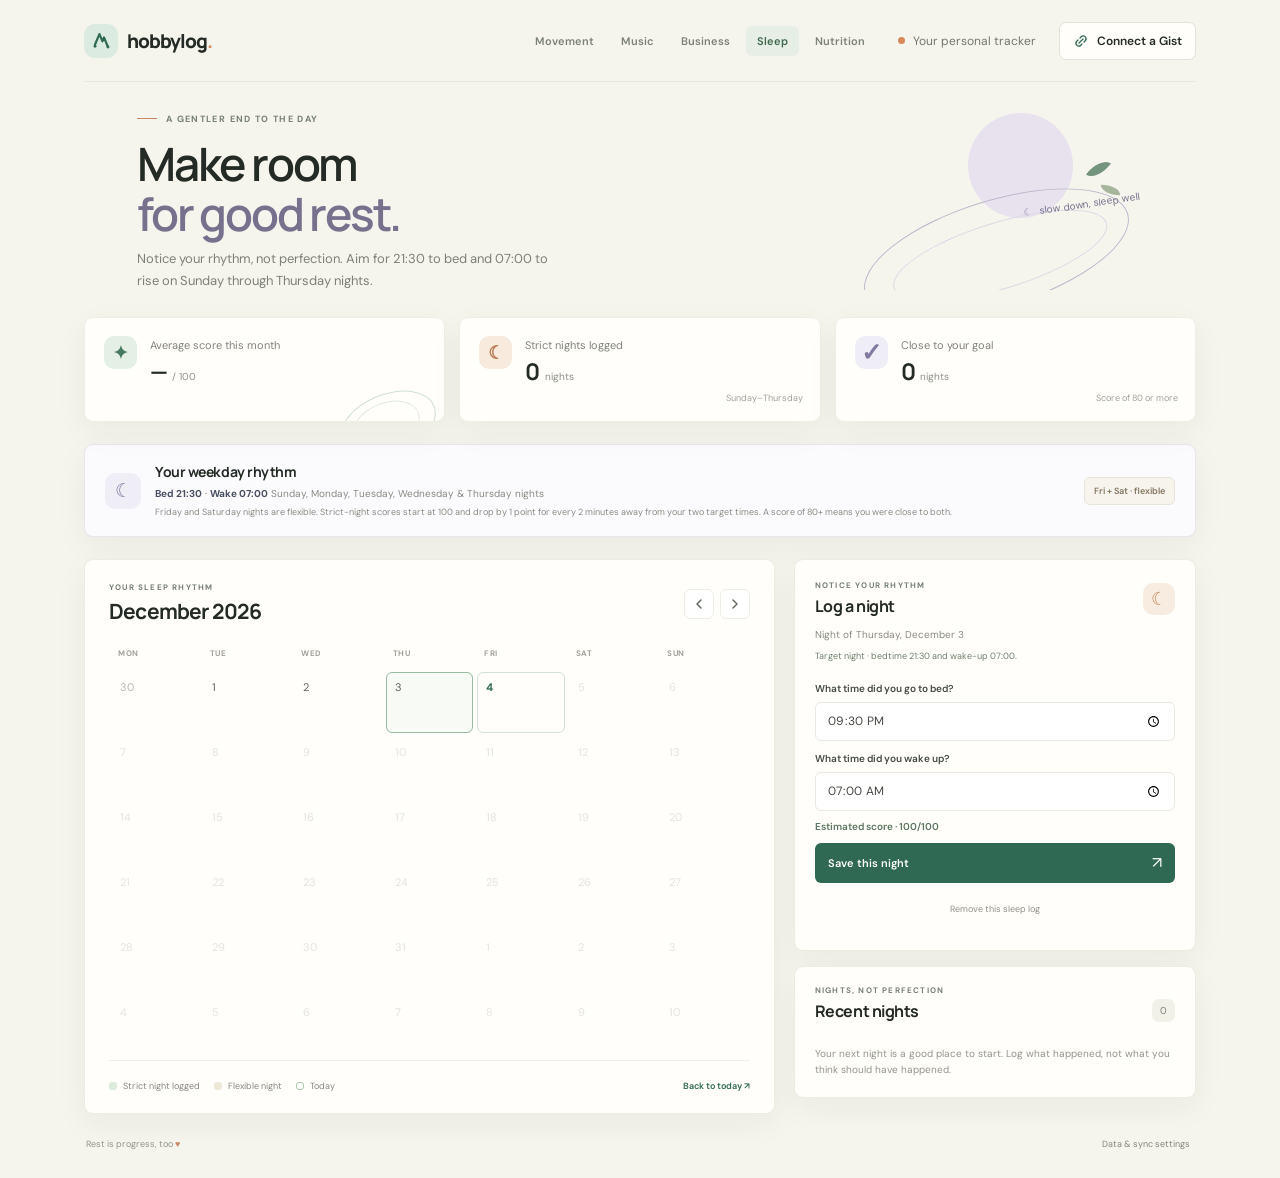
<file: sleep.html>
<!doctype html>
<html lang="en">
  <head>
    <meta charset="utf-8">
    <meta name="viewport" content="width=device-width, initial-scale=1">
    <meta name="theme-color" content="#f5f4ed">
    <meta name="description" content="Track your sleep routine and notice how close you get to your bedtime and wake-up goals.">
    <title>Sleep routine — Hobbylog</title>
    <link rel="preconnect" href="https://fonts.googleapis.com">
    <link rel="preconnect" href="https://fonts.gstatic.com" crossorigin>
    <link href="https://fonts.googleapis.com/css2?family=DM+Sans:wght@400;500;600;700&family=Manrope:wght@400;500;600;700;800&display=swap" rel="stylesheet">
    <link rel="stylesheet" href="styles.css">
    <script src="storage.js" defer></script>
    <script src="navigation.js" defer></script>
    <script src="sleep.js" defer></script>
  </head>
  <body>
    <div class="page-shell">
      <header class="topbar">
        <a class="brand" href="index.html" aria-label="Hobbylog home">
          <span class="brand-mark" aria-hidden="true">
            <svg viewBox="0 0 32 32" fill="none">
              <path d="M7 21.5 13.2 7l4.1 10.1 2.2-5.3L25 25" stroke="currentColor" stroke-width="3" stroke-linecap="round" stroke-linejoin="round"/>
              <circle cx="7" cy="24" r="2" fill="currentColor"/>
              <circle cx="25" cy="25" r="2" fill="currentColor"/>
            </svg>
          </span>
          <span>hobbylog<span class="brand-dot">.</span></span>
        </a>
        <button class="nav-menu-button" id="toggle-nav" type="button" aria-controls="main-nav" aria-expanded="false" aria-label="Open tracker menu">
          <svg viewBox="0 0 20 20" fill="none" aria-hidden="true">
            <path d="M3 5.5h14M3 10h14M3 14.5h14" stroke="currentColor" stroke-width="1.7" stroke-linecap="round"/>
          </svg>
        </button>
        <nav class="main-nav" id="main-nav" aria-label="Hobby trackers">
          <a class="nav-link" href="index.html">Movement</a>
          <a class="nav-link" href="music.html">Music</a>
          <a class="nav-link" href="business.html">Business</a>
          <a class="nav-link is-active" href="sleep.html" aria-current="page">Sleep</a>
          <a class="nav-link" href="nutrition.html">Nutrition</a>
        </nav>
        <div class="topbar-right">
          <span class="local-badge"><span></span> Your personal tracker</span>
          <button class="connection-button" id="open-settings" type="button">
            <svg viewBox="0 0 20 20" fill="none" aria-hidden="true">
              <path d="M7.5 12.5 12.5 7.5M6.25 8.75l-1.5 1.5a3.536 3.536 0 0 0 5 5l1.5-1.5M13.75 11.25l1.5-1.5a3.536 3.536 0 0 0-5-5l-1.5 1.5" stroke="currentColor" stroke-width="1.6" stroke-linecap="round"/>
            </svg>
            <span id="connection-label">Connect a Gist</span>
          </button>
        </div>
      </header>

      <main>
        <section class="intro sleep-intro">
          <div class="intro-copy">
            <div class="eyebrow"><span class="eyebrow-line"></span> A GENTLER END TO THE DAY</div>
            <h1>Make room<br><span>for good rest.</span></h1>
            <p>Notice your rhythm, not perfection. Aim for 21:30 to bed and 07:00 to rise on Sunday through Thursday nights.</p>
          </div>
          <div class="intro-art sleep-art" aria-hidden="true">
            <div class="sun"></div>
            <div class="art-path"></div>
            <div class="art-caption"><span class="sparkle">☾</span> slow down, sleep well</div>
            <div class="art-leaf leaf-one"></div>
            <div class="art-leaf leaf-two"></div>
          </div>
        </section>

        <section class="stats-grid" aria-label="Your sleep stats">
          <article class="stat-card stat-month">
            <span class="stat-icon mint-icon" aria-hidden="true">✦</span>
            <div>
              <p class="stat-label">Average score this month</p>
              <p class="stat-value"><span id="average-score">—</span><span class="stat-unit">/ 100</span></p>
            </div>
            <div class="stat-decoration" aria-hidden="true"></div>
          </article>
          <article class="stat-card">
            <span class="stat-icon peach-icon" aria-hidden="true">☾</span>
            <div>
              <p class="stat-label">Strict nights logged</p>
              <p class="stat-value"><span id="logged-count">0</span><span class="stat-unit">nights</span></p>
            </div>
            <span class="stat-note">Sunday–Thursday</span>
          </article>
          <article class="stat-card">
            <span class="stat-icon lavender-icon" aria-hidden="true">✓</span>
            <div>
              <p class="stat-label">Close to your goal</p>
              <p class="stat-value"><span id="on-target-count">0</span><span class="stat-unit">nights</span></p>
            </div>
            <span class="stat-note">Score of 80 or more</span>
          </article>
        </section>

        <section class="sleep-schedule" aria-label="Sleep schedule and scoring">
          <div class="sleep-schedule-mark" aria-hidden="true">☾</div>
          <div>
            <h2>Your weekday rhythm</h2>
            <p><strong>Bed 21:30</strong> · <strong>Wake 07:00</strong> <span>Sunday, Monday, Tuesday, Wednesday &amp; Thursday nights</span></p>
            <p class="sleep-scoring-note">Friday and Saturday nights are flexible. Strict-night scores start at 100 and drop by 1 point for every 2 minutes away from your two target times. A score of 80+ means you were close to both.</p>
          </div>
          <span class="flexible-badge">Fri + Sat · flexible</span>
        </section>

        <section class="tracker-layout" aria-label="Sleep tracker">
          <div class="calendar-card">
            <div class="calendar-heading">
              <div>
                <p class="section-kicker">YOUR SLEEP RHYTHM</p>
                <h2 id="month-heading"></h2>
              </div>
              <div class="month-controls">
                <button class="icon-button" id="previous-month" type="button" aria-label="Previous month">
                  <svg viewBox="0 0 20 20" fill="none" aria-hidden="true"><path d="m12.5 15-5-5 5-5" stroke="currentColor" stroke-width="1.8" stroke-linecap="round" stroke-linejoin="round"/></svg>
                </button>
                <button class="icon-button" id="next-month" type="button" aria-label="Next month">
                  <svg viewBox="0 0 20 20" fill="none" aria-hidden="true"><path d="m7.5 15 5-5-5-5" stroke="currentColor" stroke-width="1.8" stroke-linecap="round" stroke-linejoin="round"/></svg>
                </button>
              </div>
            </div>
            <div class="calendar-weekdays" aria-hidden="true">
              <span>MON</span><span>TUE</span><span>WED</span><span>THU</span><span>FRI</span><span>SAT</span><span>SUN</span>
            </div>
            <div class="calendar-grid" id="calendar-grid" role="grid" aria-label="Sleep calendar"></div>
            <div class="calendar-footer">
              <span class="legend"><span class="legend-dot completed-dot"></span> Strict night logged</span>
              <span class="legend"><span class="legend-dot flexible-dot"></span> Flexible night</span>
              <span class="legend"><span class="legend-dot today-dot"></span> Today</span>
              <button class="text-button" id="back-to-today" type="button">Back to today <span aria-hidden="true">↗</span></button>
            </div>
          </div>

          <aside class="log-column">
            <section class="log-card sleep-log-card">
              <div class="log-card-top">
                <div>
                  <p class="section-kicker">NOTICE YOUR RHYTHM</p>
                  <h2>Log a night</h2>
                </div>
                <span class="log-sparkle" aria-hidden="true">☾</span>
              </div>
              <p class="selected-date" id="selected-date"></p>
              <p class="sleep-night-hint" id="night-hint"></p>
              <form id="sleep-form">
                <label for="bedtime">What time did you go to bed?</label>
                <input class="sleep-time-input" id="bedtime" name="bedtime" type="time" value="21:30" required>
                <label for="wake-time">What time did you wake up?</label>
                <input class="sleep-time-input" id="wake-time" name="wakeTime" type="time" value="07:00" required>
                <div class="sleep-result" id="sleep-result" aria-live="polite"></div>
                <button class="save-button" type="submit"><span>Save this night</span><span aria-hidden="true">↗</span></button>
                <button class="clear-button" id="clear-sleep" type="button">Remove this sleep log</button>
              </form>
              <div class="log-feedback" id="sleep-feedback" role="status" aria-live="polite"></div>
            </section>

            <section class="recent-card">
              <div class="recent-heading">
                <div>
                  <p class="section-kicker">NIGHTS, NOT PERFECTION</p>
                  <h2>Recent nights</h2>
                </div>
                <span class="recent-count" id="recent-count">0</span>
              </div>
              <div class="recent-list" id="recent-list"></div>
            </section>
          </aside>
        </section>

        <footer class="page-footer">
          <span>Rest is progress, too <span class="footer-heart">♥</span></span>
          <button class="footer-settings" id="footer-settings" type="button">Data &amp; sync settings</button>
        </footer>
      </main>
    </div>

    <dialog class="settings-dialog" id="settings-dialog" aria-labelledby="settings-title">
      <form class="settings-form" id="settings-form">
        <div class="dialog-heading">
          <div>
            <p class="section-kicker">YOUR DATA, YOUR WAY</p>
            <h2 id="settings-title">Connect a GitHub Gist</h2>
          </div>
          <button class="dialog-close" id="close-settings" type="button" aria-label="Close settings">×</button>
        </div>
        <p class="dialog-description">Your sleep logs stay in this browser unless you connect a Gist. Connect a secret (unlisted) Gist to back them up and sync across devices. Anyone with its link can view it.</p>
        <label for="github-token">GitHub personal access token</label>
        <input id="github-token" name="token" type="password" autocomplete="off" placeholder="github_pat_…" spellcheck="false">
        <p class="field-help">Use a fine-grained token with Gists access, or a classic token with the <code>gist</code> scope. The token is saved only in this browser.</p>
        <label for="gist-id">Gist ID <span class="optional-label">optional</span></label>
        <input id="gist-id" name="gistId" type="text" autocomplete="off" placeholder="Leave blank to create a new secret Gist" spellcheck="false">
        <p class="field-help">Already have a Hobbylog Gist? Paste its ID to load it. Otherwise, we’ll create one for you.</p>
        <div class="dialog-error" id="settings-error" role="alert"></div>
        <div class="dialog-actions">
          <button class="disconnect-button" id="disconnect-gist" type="button">Disconnect</button>
          <button class="save-button connect-button" id="connect-gist" type="submit"><span>Connect &amp; sync</span><span aria-hidden="true">↗</span></button>
        </div>
        <p class="privacy-note"><span aria-hidden="true">↳</span> Your token is never included in the website files. Anyone with access to this browser profile can use it.</p>
      </form>
    </dialog>
  </body>
</html>
</file>
<file: styles.css>
:root {
  color-scheme: light;
  --paper: #f5f4ed;
  --white: #fffefa;
  --ink: #242a25;
  --muted: #858980;
  --line: #e9e9df;
  --green: #2f6953;
  --green-dark: #275b48;
  --mint: #e2eee5;
  --peach: #f7e7d8;
  --lavender: #ece9f4;
  --shadow: 0 10px 32px rgb(52 57 42 / 5%);
}

* { box-sizing: border-box; }

body {
  margin: 0;
  background: var(--paper);
  color: var(--ink);
  font-family: "DM Sans", sans-serif;
  -webkit-font-smoothing: antialiased;
}

button, input, select, textarea { font: inherit; }
button { color: inherit; }

.page-shell { width: min(1112px, calc(100% - 64px)); margin: 0 auto; }
.topbar { height: 82px; display: flex; align-items: center; justify-content: space-between; border-bottom: 1px solid #e8e8de; }
.brand { display: inline-flex; align-items: center; gap: 9px; color: var(--ink); text-decoration: none; font-family: Manrope, sans-serif; font-size: 19px; font-weight: 800; letter-spacing: -1px; }
.brand-mark { width: 34px; height: 34px; display: grid; place-items: center; border-radius: 11px; background: #dcebe1; color: var(--green); }
.brand-mark svg { width: 23px; height: 23px; }
.brand-dot { color: #d68a5b; }
.main-nav { display: flex; align-items: center; gap: 5px; margin-left: auto; margin-right: 22px; }
.nav-menu-button { display: none; width: 36px; height: 36px; flex: 0 0 auto; place-items: center; border: 1px solid #dfe3d9; border-radius: 7px; background: var(--white); color: var(--green); cursor: pointer; }
.nav-menu-button svg { width: 18px; height: 18px; }
.nav-menu-button:hover, .nav-menu-button[aria-expanded="true"] { border-color: #9cb8a4; background: #fbfdf8; }
.nav-link { padding: 8px 11px; border-radius: 6px; color: #7d8279; font-size: 11px; font-weight: 600; text-decoration: none; }
.nav-link:hover { background: #ecefe7; color: #3d6149; }
.nav-link.is-active { background: #e7eee5; color: #3d694d; }
.topbar-right { display: flex; align-items: center; gap: 23px; }
.local-badge { display: inline-flex; align-items: center; gap: 8px; color: #72786f; font-size: 12px; }
.local-badge > span { width: 7px; height: 7px; border-radius: 50%; background: #d68a5b; }
.connection-button { min-height: 38px; display: inline-flex; align-items: center; gap: 8px; border: 1px solid #dfe3d9; border-radius: 7px; background: var(--white); padding: 0 13px; font-size: 12px; font-weight: 600; cursor: pointer; transition: border-color .2s, background .2s; }
.connection-button:hover { border-color: #9cb8a4; background: #fbfdf8; }
.connection-button svg { width: 16px; height: 16px; color: var(--green); }
.connection-button.is-connected { border-color: #bdd9c5; background: #eff8ef; color: var(--green-dark); }

.intro { min-height: 235px; display: flex; align-items: center; justify-content: space-between; padding: 30px 52px 25px 53px; overflow: hidden; position: relative; }
.intro-copy { position: relative; z-index: 1; }
.eyebrow, .section-kicker { color: #778076; font-size: 9px; font-weight: 700; letter-spacing: 1.35px; }
.eyebrow { display: flex; align-items: center; gap: 9px; margin-bottom: 14px; }
.eyebrow-line { display: block; width: 20px; height: 1px; background: #c78761; }
h1, h2, p { margin-top: 0; }
h1 { margin-bottom: 10px; font-family: Manrope, sans-serif; font-size: clamp(35px, 4vw, 46px); line-height: 1.08; letter-spacing: -2.2px; font-weight: 600; }
h1 span { color: var(--green); }
.intro-copy > p { max-width: 430px; margin: 0; color: #7e8178; font-size: 13px; line-height: 1.65; }
.intro-art { width: 310px; height: 180px; position: absolute; right: 56px; top: 28px; overflow: hidden; }
.sun { position: absolute; width: 105px; height: 105px; top: 3px; right: 67px; border-radius: 50%; background: #f3ddc2; }
.art-path { position: absolute; width: 275px; height: 107px; right: 6px; top: 90px; border: 1px solid #b9c9ad; border-radius: 50%; transform: rotate(-17deg); }
.art-path::after { content: ""; position: absolute; width: 221px; height: 65px; top: 22px; left: 28px; border: 1px solid #d9dfcf; border-radius: 50%; }
.art-caption { position: absolute; z-index: 1; top: 88px; right: 0; color: #73806e; font-size: 10px; transform: rotate(-8deg); }
.sparkle { margin-right: 4px; color: #d18d60; }
.art-leaf { position: absolute; z-index: 1; width: 13px; height: 24px; border-radius: 100% 0 100% 0; background: #75947d; transform: rotate(38deg); }
.leaf-one { top: 47px; right: 35px; }
.leaf-two { top: 68px; right: 23px; transform: rotate(90deg) scale(.8); background: #a7b59d; }

.stats-grid { display: grid; grid-template-columns: repeat(3, 1fr); gap: 14px; margin-bottom: 22px; }
.stat-card { min-height: 105px; position: relative; display: flex; align-items: flex-start; gap: 13px; overflow: hidden; padding: 18px 19px; border: 1px solid #eeeee6; border-radius: 9px; background: var(--white); box-shadow: var(--shadow); }
.stat-card > div:nth-child(2) { position: relative; z-index: 1; }
.stat-icon { width: 33px; height: 33px; display: grid; flex: 0 0 auto; place-items: center; border-radius: 10px; font-size: 18px; font-weight: 600; }
.mint-icon { color: #48785e; background: #e4efe5; }
.peach-icon { color: #b97e58; background: #f8eadd; }
.lavender-icon { color: #827aa1; background: #efedf5; font-size: 25px; }
.stat-label { margin: 2px 0 3px; color: #81847b; font-size: 11px; }
.stat-value { display: flex; align-items: baseline; gap: 5px; margin: 0; color: var(--ink); font-family: Manrope, sans-serif; font-size: 23px; font-weight: 700; letter-spacing: -.8px; }
.stat-unit { color: #8c8f86; font-family: "DM Sans", sans-serif; font-size: 10px; font-weight: 400; letter-spacing: 0; }
.stat-note { position: absolute; right: 17px; bottom: 17px; color: #a0a299; font-size: 9px; }
.stat-decoration { width: 100px; height: 61px; position: absolute; right: 6px; bottom: -34px; border: 1px solid #cfdfd1; border-radius: 50%; transform: rotate(-22deg); }
.stat-decoration::after { content: ""; position: absolute; width: 68px; height: 43px; top: 7px; left: 12px; border: 1px solid #e1e9de; border-radius: 50%; }

.plan-card { margin-bottom: 22px; padding: 21px 23px 15px; border: 1px solid #e9ebe1; border-radius: 9px; background: #fcfcf7; box-shadow: var(--shadow); }
.plan-header { display: flex; align-items: flex-start; justify-content: space-between; gap: 12px; margin-bottom: 16px; }
.plan-header h2 { font-size: 17px; }
.plan-date-badge { flex: 0 0 auto; padding: 7px 10px; border: 1px solid #e2e8dd; border-radius: 6px; background: #f2f6ef; color: #5e785f; font-size: 9px; font-weight: 600; }
.cycle-steps { display: grid; grid-template-columns: repeat(3, 1fr); gap: 7px; margin-bottom: 16px; }
.cycle-step { min-height: 34px; display: flex; align-items: center; gap: 8px; padding: 0 10px; border: 1px solid #edeee7; border-radius: 6px; background: white; color: #92958b; font-size: 9px; }
.cycle-step-number { color: #a4a69e; font-size: 8px; font-weight: 700; }
.cycle-step.is-current { border-color: #b7cdb9; background: #f0f6ef; color: #426d51; font-weight: 700; }
.cycle-step.is-current .cycle-step-number, .cycle-step.is-complete .cycle-step-number { color: #50815d; }
.cycle-step.is-complete { color: #788479; }
.phase-summary { display: flex; align-items: flex-start; gap: 12px; padding: 13px 14px; border-radius: 7px; background: #f3f5ed; }
.phase-number { display: grid; width: 29px; height: 29px; flex: 0 0 auto; place-items: center; border-radius: 8px; background: #e2ecdf; color: #4a7455; font-family: Manrope, sans-serif; font-size: 12px; font-weight: 700; }
.phase-copy { padding-top: 1px; }
.phase-title { margin: 0 0 4px; color: #3c493d; font-size: 10px; font-weight: 700; }
.phase-description { max-width: 760px; margin: 0; color: #747a70; font-size: 9px; line-height: 1.55; }
.weekly-rhythm { display: grid; grid-template-columns: repeat(7, minmax(0, 1fr)); gap: 7px; margin-top: 13px; }
.rhythm-day { min-width: 0; display: flex; flex-direction: column; align-items: flex-start; padding: 9px 8px; border: 1px solid #eeefe8; border-radius: 6px; background: white; }
.rhythm-weekday { margin-bottom: 7px; color: #9a9c93; font-size: 7px; font-weight: 700; letter-spacing: .6px; }
.rhythm-icon { margin-bottom: 5px; font-size: 13px; }
.rhythm-title { min-height: 22px; color: #50564e; font-size: 8px; font-weight: 700; line-height: 1.35; }
.rhythm-detail { margin-top: 3px; color: #92958b; font-size: 7px; line-height: 1.35; }
.rhythm-day.is-rest { background: #f5f2eb; }
.rhythm-day.is-rest .rhythm-title { color: #7d7568; }
.plan-safety-note { margin: 12px 0 0; color: #90948a; font-size: 8px; line-height: 1.55; }
.plan-safety-note span { padding-right: 3px; color: #c2845f; }
.day-plan { max-width: 100%; overflow: hidden; color: #a1846d; font-size: 7px; text-overflow: ellipsis; white-space: nowrap; }

.tracker-layout { display: grid; grid-template-columns: minmax(0, 1.58fr) minmax(295px, .92fr); align-items: start; gap: 19px; }
.calendar-card, .log-card, .recent-card { border: 1px solid #ecece4; border-radius: 9px; background: var(--white); box-shadow: var(--shadow); }
.calendar-card { padding: 22px 24px 17px; }
.calendar-heading { display: flex; align-items: center; justify-content: space-between; margin-bottom: 23px; }
.section-kicker { margin-bottom: 5px; font-size: 8px; letter-spacing: 1.2px; }
h2 { margin: 0; font-family: Manrope, sans-serif; font-size: 17px; font-weight: 700; letter-spacing: -.45px; }
.calendar-heading h2 { font-size: 21px; letter-spacing: -.8px; }
.month-controls { display: flex; gap: 6px; }
.icon-button { width: 30px; height: 30px; display: grid; place-items: center; border: 1px solid #ededE5; border-radius: 6px; background: white; cursor: pointer; }
.icon-button:hover { border-color: #b8cdbb; background: #f7faf6; }
.icon-button svg { width: 16px; height: 16px; color: #62685f; }
.calendar-weekdays, .calendar-grid { display: grid; grid-template-columns: repeat(7, minmax(0, 1fr)); }
.calendar-weekdays { margin-bottom: 6px; }
.calendar-weekdays span { padding: 0 0 6px 9px; color: #a1a39a; font-size: 8px; font-weight: 700; letter-spacing: .6px; }
.calendar-day { min-width: 0; height: 61px; display: flex; flex-direction: column; align-items: flex-start; position: relative; gap: 5px; margin: 2px; padding: 7px 8px; border: 1px solid transparent; border-radius: 6px; background: transparent; text-align: left; cursor: pointer; transition: background .15s, border-color .15s; }
.calendar-day:hover:not(:disabled) { background: #f4f7f1; }
.calendar-day:disabled { cursor: default; opacity: .43; }
.day-number { color: #5e625a; font-size: 11px; }
.calendar-day.is-outside .day-number { color: #b7b9b1; }
.calendar-day.is-today { border-color: #d3e2d5; }
.calendar-day.is-today .day-number { color: var(--green); font-weight: 700; }
.calendar-day.is-selected:not(.is-completed) { border-color: #99bba1; background: #f7faf5; }
.calendar-day.is-completed { background: #e8f1e7; }
.calendar-day.is-completed .day-number { color: #38644a; font-weight: 700; }
.calendar-day.is-completed.is-selected { border-color: #7ea789; }
.day-workout { max-width: 100%; overflow: hidden; color: #62806a; font-size: 8px; text-overflow: ellipsis; white-space: nowrap; }
.calendar-day.is-future .day-number { color: #c2c3bd; }
.practice-dot { background: #dcebdc; }
.calendar-footer { display: flex; align-items: center; gap: 14px; padding-top: 15px; border-top: 1px solid #efefe9; }
.legend { display: inline-flex; align-items: center; gap: 6px; color: #85877f; font-size: 9px; }
.legend-dot { width: 8px; height: 8px; display: inline-block; border-radius: 3px; }
.completed-dot { background: #dcebdc; }
.today-dot { border: 1px solid #abc8ae; }
.text-button { margin-left: auto; padding: 4px 0; border: 0; background: transparent; color: var(--green); font-size: 9px; font-weight: 600; cursor: pointer; }
.text-button:hover { color: #244b39; }

.log-column { display: grid; gap: 15px; }
.log-card { padding: 20px 20px 13px; }
.log-card-top { display: flex; align-items: center; justify-content: space-between; margin-bottom: 11px; }
.log-card-top h2, .recent-heading h2 { font-size: 16px; }
.log-sparkle { display: grid; width: 32px; height: 32px; place-items: center; border-radius: 10px; background: #f8ece0; color: #c6885f; font-size: 18px; }
.selected-date { margin-bottom: 19px; color: #888b82; font-size: 10px; }
.volleyball-toggle { width: 100%; min-height: 34px; padding: 0 10px; border: 1px solid #e8e9e1; border-radius: 6px; background: #fff; color: #555b52; font-size: 10px; font-weight: 600; text-align: left; cursor: pointer; }
.volleyball-toggle:hover { border-color: #b7cdb9; background: #f7faf6; }
.volleyball-toggle.is-active { border-color: #b7cdb9; background: #eff6ed; color: #3d694d; }
.volleyball-note { margin: 5px 0 14px; color: #92958b; font-size: 8px; line-height: 1.4; }
#workout-form label, .settings-form > label { display: block; margin: 0 0 7px; color: #454a43; font-size: 10px; font-weight: 600; }
.select-wrap { position: relative; }
.select-wrap select, .settings-form input { width: 100%; height: 39px; appearance: none; border: 1px solid #e8e9e1; border-radius: 6px; outline: none; background: #fff; color: #444941; font-size: 11px; }
.select-wrap select { padding: 0 34px 0 11px; }
.select-wrap select:focus, .settings-form input:focus { border-color: #93b69b; box-shadow: 0 0 0 3px rgb(84 131 93 / 10%); }
.select-wrap > svg { width: 14px; height: 14px; position: absolute; top: 12px; right: 12px; pointer-events: none; color: #858980; }
.save-button { min-height: 40px; display: flex; align-items: center; justify-content: space-between; gap: 10px; width: 100%; margin-top: 12px; padding: 0 13px; border: 0; border-radius: 6px; background: var(--green); color: white; font-size: 11px; font-weight: 600; cursor: pointer; transition: background .15s, transform .15s; }
.save-button:hover { background: var(--green-dark); transform: translateY(-1px); }
.save-button > span:last-child { font-size: 16px; font-weight: 400; }
.save-button:disabled { cursor: wait; opacity: .72; transform: none; }
.clear-button { width: 100%; margin-top: 6px; padding: 7px; border: 0; background: transparent; color: #909188; font-size: 9px; cursor: pointer; }
.clear-button:hover { color: #af7050; }
.log-feedback { min-height: 14px; margin-top: 1px; color: #56805f; font-size: 9px; }
.log-feedback.is-error { color: #a34a3c; }
.recent-card { padding: 18px 20px 14px; }
.recent-heading { display: flex; align-items: flex-end; justify-content: space-between; margin-bottom: 11px; }
.recent-count { display: grid; width: 23px; height: 23px; place-items: center; border-radius: 7px; background: #f1f1e9; color: #81847b; font-size: 10px; }
.recent-list { display: grid; }
.recent-item { display: flex; align-items: center; gap: 10px; padding: 9px 0; border-top: 1px solid #f0f0ea; }
.recent-item:first-child { border-top: 0; }
.recent-emoji { width: 30px; height: 30px; display: grid; flex: 0 0 auto; place-items: center; border-radius: 9px; background: #f2f1e9; font-size: 15px; }
.recent-info { min-width: 0; }
.recent-type { overflow: hidden; margin: 0 0 3px; color: #464b44; font-size: 10px; font-weight: 600; text-overflow: ellipsis; white-space: nowrap; }
.recent-extra { margin: 0 0 3px; color: #65806a; font-size: 9px; }
.recent-date { margin: 0; color: #9b9d95; font-size: 9px; }
.recent-empty { margin: 0; padding: 13px 0 5px; color: #92958b; font-size: 10px; line-height: 1.6; }
.page-footer { display: flex; justify-content: space-between; align-items: center; padding: 20px 2px 24px; color: #93958c; font-size: 9px; }
.footer-heart { color: #c88763; }
.footer-settings { padding: 4px; border: 0; background: none; color: #82867c; font-size: 9px; cursor: pointer; }
.footer-settings:hover { color: var(--green); }

.settings-dialog { width: min(460px, calc(100% - 30px)); max-height: calc(100% - 30px); padding: 0; overflow: auto; border: 1px solid #e7e9e0; border-radius: 12px; background: var(--white); color: var(--ink); box-shadow: 0 24px 80px rgb(31 40 30 / 20%); }
.settings-dialog::backdrop { background: rgb(34 40 34 / 35%); backdrop-filter: blur(2px); }
.settings-form { padding: 27px; }
.dialog-heading { display: flex; align-items: flex-start; justify-content: space-between; margin-bottom: 12px; }
.dialog-heading h2 { font-size: 20px; }
.dialog-close { width: 29px; height: 29px; border: 1px solid #ededE5; border-radius: 6px; background: white; color: #72766e; font-size: 20px; line-height: 1; cursor: pointer; }
.dialog-description { margin-bottom: 20px; color: #7d8178; font-size: 11px; line-height: 1.6; }
.settings-form input { height: 40px; margin-bottom: 5px; padding: 0 11px; font-size: 11px; }
.field-help { margin: 0 0 15px; color: #91948b; font-size: 9px; line-height: 1.55; }
.field-help code { padding: 1px 3px; border-radius: 3px; background: #f0f0e9; color: #555a51; font-size: 9px; }
.optional-label { color: #a0a197; font-size: 9px; font-weight: 400; }
.dialog-error { min-height: 16px; color: #a34a3c; font-size: 10px; line-height: 1.5; }
.dialog-actions { display: flex; align-items: center; gap: 10px; margin-top: 2px; }
.disconnect-button { flex: 1; min-height: 39px; border: 1px solid #e7e8e0; border-radius: 6px; background: #fff; color: #73776e; font-size: 10px; cursor: pointer; }
.disconnect-button:hover { border-color: #d6a49a; color: #a34a3c; }
.connect-button { flex: 2; width: auto; margin: 0; }
.privacy-note { margin: 16px 0 0; color: #999b93; font-size: 9px; line-height: 1.5; }
.privacy-note span { color: #c2845f; }

.music-log-card #music-form { display: grid; gap: 7px; }
.music-log-card #music-form label { margin: 4px 0 0; color: #454a43; font-size: 10px; font-weight: 600; }
.business-log-card #business-form { display: grid; gap: 7px; }
.business-log-card #business-form label { margin: 4px 0 0; color: #454a43; font-size: 10px; font-weight: 600; }
.business-text-input { width: 100%; height: 38px; padding: 0 11px; border: 1px solid #e8e9e1; border-radius: 6px; outline: none; background: white; color: #444941; font-size: 11px; }
.business-text-input:focus { border-color: #93b69b; box-shadow: 0 0 0 3px rgb(84 131 93 / 10%); }
.duration-field { position: relative; }
.duration-field input, .music-text-input, #notes { width: 100%; border: 1px solid #e8e9e1; border-radius: 6px; outline: none; background: white; color: #444941; font-size: 11px; }
.duration-field input { height: 38px; padding: 0 64px 0 11px; }
.duration-field > span { position: absolute; top: 12px; right: 11px; color: #91948b; font-size: 9px; pointer-events: none; }
.music-text-input { height: 38px; padding: 0 11px; }
#notes { min-height: 55px; padding: 9px 11px; resize: vertical; line-height: 1.5; }
.duration-field input:focus, .music-text-input:focus, #notes:focus { border-color: #93b69b; box-shadow: 0 0 0 3px rgb(84 131 93 / 10%); }
.music-log-card .save-button { margin-top: 5px; }
.business-log-card .save-button { margin-top: 5px; }
.session-item { align-items: flex-start; }
.session-item .recent-info { flex: 1; padding-top: 2px; }
.recent-focus { overflow: hidden; margin: 0 0 3px; color: #747970; font-size: 9px; text-overflow: ellipsis; white-space: nowrap; }
.session-delete { width: 25px; height: 25px; flex: 0 0 auto; border: 1px solid transparent; border-radius: 6px; background: transparent; color: #9a9d94; font-size: 17px; line-height: 1; cursor: pointer; }
.session-delete:hover { border-color: #ecd6cf; background: #fcf3ef; color: #a64f3c; }
.music-art .art-caption { color: #667966; }
.music-art .sparkle { font-size: 13px; }
.sleep-art .sun { background: #e7e2ee; }
.sleep-art .art-path { border-color: #bdb8cd; }
.sleep-art .art-path::after { border-color: #ddd9e8; }
.sleep-art .art-caption { color: #77718d; }
.sleep-art .sparkle { color: #948bb2; }
.sleep-schedule { display: flex; align-items: center; gap: 14px; margin: 0 0 22px; padding: 17px 20px; border: 1px solid #e8e5ee; border-radius: 9px; background: #fbfafc; box-shadow: var(--shadow); }
.sleep-schedule-mark { width: 36px; height: 36px; display: grid; flex: 0 0 auto; place-items: center; border-radius: 11px; background: #efedf5; color: #827aa1; font-size: 19px; }
.sleep-schedule h2 { margin-bottom: 5px; font-size: 14px; }
.sleep-schedule p { margin: 0; color: #62675f; font-size: 10px; line-height: 1.6; }
.sleep-schedule p strong { color: #4a5064; }
.sleep-schedule p span { color: #898b84; }
.sleep-schedule .sleep-scoring-note { margin-top: 3px; color: #8a8b84; font-size: 9px; }
.flexible-badge { flex: 0 0 auto; margin-left: auto; padding: 7px 9px; border: 1px solid #e8e4d9; border-radius: 6px; background: #f7f4ed; color: #82765e; font-size: 9px; font-weight: 600; }
.sleep-log-card #sleep-form { display: grid; gap: 7px; }
.sleep-log-card #sleep-form label { margin: 4px 0 0; color: #454a43; font-size: 10px; font-weight: 600; }
.sleep-time-input { width: 100%; min-width: 0; height: 39px; display: block; padding: 0 11px; border: 1px solid #e8e9e1; border-radius: 6px; outline: none; background: #fff; color: #444941; font-size: 12px; direction: ltr; touch-action: manipulation; }
.sleep-time-input:focus { border-color: #93b69b; box-shadow: 0 0 0 3px rgb(84 131 93 / 10%); }
@media (max-width: 520px), (pointer: coarse) {
  .sleep-time-input { height: 44px; font-size: 16px; }
}
.sleep-night-hint { margin: -10px 0 14px; color: #6d806f; font-size: 9px; line-height: 1.5; }
.sleep-night-hint.is-flexible { color: #897a59; }
.sleep-result { min-height: 16px; padding-top: 2px; color: #5c755f; font-size: 10px; font-weight: 600; }
.sleep-log-card .save-button { margin-top: 2px; }
.flexible-dot { background: #eee8d9; }
.calendar-day.is-flexible-night { background: #f4f0e5; }
.calendar-day.is-flexible-night .day-number { color: #796e54; font-weight: 700; }
.day-flexible-label { color: #887b5c; }
.sleep-recent-emoji { background: #efedf5; color: #827aa1; }
.sleep-intro h1 span { color: #77718d; }

.nutrition-intro h1 span { color: #72885f; }
.nutrition-art .sun { background: #e7edcf; }
.nutrition-art .art-path { border-color: #c4cba9; }
.nutrition-art .art-path::after { border-color: #e0e4d1; }
.nutrition-art .art-caption { color: #78845e; }
.nutrition-art .sparkle { color: #8c9a60; }
.nutrition-date-row { display: flex; align-items: flex-end; justify-content: space-between; gap: 16px; margin: 0 0 14px; padding: 16px 19px; border: 1px solid #e9ebe1; border-radius: 9px; background: #fcfcf7; box-shadow: var(--shadow); }
.nutrition-date-row h2 { font-size: 16px; }
.nutrition-date-row > label { display: grid; gap: 5px; color: #777c72; font-size: 9px; font-weight: 600; }
.nutrition-date-row input { min-height: 36px; padding: 0 9px; border: 1px solid #e8e9e1; border-radius: 6px; background: white; color: #444941; font-size: 11px; }
.nutrition-stats { grid-template-columns: repeat(5, minmax(0, 1fr)); margin-bottom: 12px; }
.nutrition-caveat { margin: 0 0 18px; padding: 10px 13px; border-left: 2px solid #c9cda6; background: #f0f1e7; color: #73776b; font-size: 9px; line-height: 1.6; }
.nutrition-layout { display: grid; grid-template-columns: minmax(0, 1fr) minmax(0, 1fr); align-items: start; gap: 19px; }
.nutrition-column { display: grid; gap: 15px; }
.nutrition-log-card #meal-form, .water-card #water-form { display: grid; gap: 7px; }
.nutrition-log-card #meal-form > label, .water-card #water-form > label { margin: 4px 0 0; color: #454a43; font-size: 10px; font-weight: 600; }
.nutrition-log-card .select-wrap select { height: 38px; }
.nutrition-text-input { width: 100%; min-width: 0; height: 38px; padding: 0 11px; border: 1px solid #e8e9e1; border-radius: 6px; outline: none; background: white; color: #444941; font-size: 11px; }
.nutrition-text-input:focus, .nutrition-date-row input:focus { border-color: #93b69b; box-shadow: 0 0 0 3px rgb(84 131 93 / 10%); }
.food-lookup { margin: 7px 0 0; padding: 10px; border: 1px solid #e5e9dd; border-radius: 7px; background: #fbfcf8; }
.food-lookup legend { padding: 0 4px; color: #656b61; font-size: 9px; font-weight: 600; }
.food-lookup legend span { color: #999c93; font-size: 8px; font-weight: 400; }
.food-lookup-description { margin: 0 0 8px; color: #858980; font-size: 8px; line-height: 1.5; }
.food-lookup-controls { display: grid; grid-template-columns: minmax(0, 1fr) 78px; align-items: end; gap: 7px; }
.food-lookup-controls label { display: grid; gap: 4px; color: #777c72; font-size: 8px; font-weight: 600; }
.food-lookup-controls .nutrition-text-input { height: 35px; padding: 0 8px; font-size: 10px; }
.food-add-button { grid-column: 1 / -1; min-height: 32px; border: 1px solid #dfe7dd; border-radius: 5px; background: #f0f5ef; color: #4a7056; font-size: 9px; font-weight: 600; cursor: pointer; }
.food-add-button:hover { border-color: #afc5b0; background: #e8f1e7; }
.food-feedback { min-height: 12px; margin: 7px 0 1px; color: #898d83; font-size: 8px; line-height: 1.5; }
.selected-food-list { display: grid; }
.selected-food-item { display: flex; align-items: center; justify-content: space-between; gap: 6px; padding: 5px 0; border-top: 1px solid #eef0e9; color: #565d53; font-size: 8px; line-height: 1.4; }
.selected-food-item > span { min-width: 0; }
.selected-food-item .session-delete { width: 22px; height: 22px; }
.food-estimate-preview { margin: 7px 0 0; padding: 7px 8px; border-radius: 5px; background: #eef3e9; color: #54705a; font-size: 8px; line-height: 1.5; }
.food-source { margin: 7px 0 0; color: #999c93; font-size: 7px; line-height: 1.5; }
.food-source a { color: #66836a; }
.nutrition-estimates { display: grid; grid-template-columns: repeat(2, minmax(0, 1fr)); gap: 7px; margin: 7px 0 0; padding: 10px; border: 1px solid #edeee7; border-radius: 7px; }
.nutrition-estimates legend, .food-groups legend { padding: 0 4px; color: #656b61; font-size: 9px; font-weight: 600; }
.nutrition-estimates label { display: grid; gap: 4px; color: #81857b; font-size: 8px; }
.nutrition-estimates input { width: 100%; min-width: 0; height: 34px; padding: 0 8px; border: 1px solid #e8e9e1; border-radius: 5px; outline: none; color: #444941; font-size: 10px; }
.nutrition-estimates input:focus { border-color: #93b69b; box-shadow: 0 0 0 3px rgb(84 131 93 / 10%); }
.nutrition-estimates input:disabled { background: #f1f2ed; color: #92958b; cursor: not-allowed; }
.nutrition-estimates legend { max-width: 100%; line-height: 1.5; }
.food-groups { margin: 7px 0 0; padding: 9px 10px 10px; border: 1px solid #edeee7; border-radius: 7px; }
.food-groups legend span { color: #999c93; font-size: 8px; font-weight: 400; }
.food-group-options { display: flex; flex-wrap: wrap; gap: 5px; }
.food-group-options label { display: inline-flex; align-items: center; gap: 5px; padding: 6px 7px; border: 1px solid #e9ece3; border-radius: 5px; background: #fff; color: #666c62; font-size: 8px; font-weight: 500; cursor: pointer; }
.food-group-options input { width: 12px; height: 12px; margin: 0; accent-color: var(--green); }
.nutrition-log-card .save-button, .water-card .save-button { margin-top: 5px; }
.nutrition-log-card .log-feedback { margin-top: 3px; }
.nutrition-sparkle { background: #eef0df; color: #82915f; }
.nutrition-meal-emoji { background: #eef0df; color: #82915f; }
.nutrition-meal-item .recent-info { flex: 1; }
.nutrition-meal-description { margin-top: 2px; white-space: normal; overflow-wrap: anywhere; }
.nutrition-meal-foods { margin: 4px 0 0; color: #71846d; font-size: 8px; line-height: 1.45; }
.nutrition-meals-card .recent-item { gap: 8px; }
.water-sparkle { background: #e5eef0; color: #6b8f91; }
.water-total { margin: 1px 0 13px; color: #3e665e; font-family: Manrope, sans-serif; font-size: 26px; font-weight: 700; letter-spacing: -.8px; }
.water-total span { color: #8b9189; font-family: "DM Sans", sans-serif; font-size: 10px; font-weight: 400; letter-spacing: 0; }
.water-input-row { position: relative; }
.water-input-row input { padding-right: 40px; }
.water-input-row > span { position: absolute; top: 12px; right: 12px; color: #91948b; font-size: 9px; pointer-events: none; }
.water-quick-add { display: flex; gap: 6px; margin-top: 4px; }
.water-quick-add button { flex: 1; min-height: 31px; border: 1px solid #e6ebe7; border-radius: 5px; background: #f8fbf8; color: #557466; font-size: 9px; cursor: pointer; }
.water-quick-add button:hover { border-color: #b7cdb9; background: #eff6ed; }
.variety-intro { margin: -2px 0 10px; color: #878b82; font-size: 9px; line-height: 1.5; }
.variety-list { display: grid; }
.variety-row { display: grid; grid-template-columns: minmax(105px, 1fr) minmax(60px, 1.2fr) 25px; align-items: center; gap: 9px; min-height: 31px; border-top: 1px solid #f0f0ea; color: #62685f; font-size: 9px; }
.variety-track { height: 5px; overflow: hidden; border-radius: 4px; background: #eff0e9; }
.variety-fill { height: 100%; display: block; border-radius: inherit; background: #a9bd9e; }
.variety-days { color: #898d83; font-size: 8px; text-align: right; }
.variety-note { margin: 12px 0 0; padding-top: 10px; border-top: 1px solid #f0f0ea; color: #92958b; font-size: 8px; line-height: 1.55; }

@media (max-width: 780px) {
  .page-shell { width: min(100% - 36px, 600px); }
  .topbar { position: relative; z-index: 4; justify-content: flex-start; gap: 10px; }
  .nav-menu-button { display: grid; }
  .main-nav { display: none; position: absolute; top: calc(100% + 8px); right: 0; left: 0; z-index: 5; flex-direction: column; align-items: stretch; gap: 3px; margin: 0; padding: 7px; border: 1px solid #e6e8df; border-radius: 8px; background: var(--white); box-shadow: var(--shadow); }
  .main-nav.is-open { display: flex; }
  .nav-link { padding: 11px 12px; font-size: 12px; }
  .topbar-right { gap: 9px; margin-left: auto; }
  .intro { min-height: 214px; padding: 28px 15px; }
  .intro-art { right: 0; opacity: .5; transform: scale(.8); transform-origin: right center; }
  .intro-copy > p { max-width: 340px; }
  .tracker-layout { grid-template-columns: 1fr; }
  .log-column { grid-template-columns: 1fr 1fr; align-items: start; }
  .stat-card { padding: 15px 13px; gap: 9px; }
  .stat-icon { width: 29px; height: 29px; }
  .stat-note { display: none; }
  .weekly-rhythm { grid-template-columns: repeat(4, minmax(0, 1fr)); }
  .sleep-schedule { align-items: flex-start; }
  .flexible-badge { font-size: 8px; }
  .nutrition-layout { grid-template-columns: 1fr; }
  .nutrition-stats { grid-template-columns: repeat(3, minmax(0, 1fr)); }
  .nutrition-stats .stat-note { position: static; display: block; margin-top: 2px; font-size: 7px; }
}

@media (max-width: 520px) {
  .page-shell { width: calc(100% - 28px); }
  .topbar { height: 67px; }
  .brand { gap: 7px; font-size: 17px; }
  .main-nav { gap: 3px; }
  .topbar-right { gap: 5px; }
  .local-badge { display: none; }
  .connection-button { min-height: 35px; gap: 5px; padding: 0 7px; font-size: 9px; }
  .connection-button svg { width: 14px; height: 14px; }
  .connection-button #connection-label { display: none; }
  .intro { min-height: 205px; padding-left: 5px; }
  .intro-art { right: -43px; opacity: .32; transform: scale(.68); }
  h1 { font-size: 37px; }
  .intro-copy > p { max-width: 290px; font-size: 11px; }
  .stats-grid { gap: 7px; margin-bottom: 14px; }
  .stat-card { min-height: 91px; display: block; padding: 11px 9px; }
  .stat-icon { width: 25px; height: 25px; margin-bottom: 5px; border-radius: 8px; font-size: 14px; }
  .lavender-icon { font-size: 20px; }
  .stat-label { margin: 0 0 1px; font-size: 9px; }
  .stat-value { font-size: 18px; }
  .stat-unit { font-size: 8px; }
  .plan-card { margin-bottom: 14px; padding: 16px 12px 13px; }
  .plan-header { flex-direction: column; margin-bottom: 12px; }
  .plan-header h2 { font-size: 15px; }
  .plan-date-badge { padding: 6px 8px; }
  .cycle-steps { gap: 4px; }
  .cycle-step { min-height: 32px; justify-content: center; gap: 4px; padding: 0 4px; font-size: 8px; }
  .weekly-rhythm { grid-template-columns: repeat(2, minmax(0, 1fr)); gap: 6px; }
  .rhythm-day { min-height: 75px; padding: 8px; }
  .rhythm-title { min-height: 0; font-size: 9px; }
  .rhythm-detail { font-size: 8px; }
  .plan-safety-note { font-size: 8px; }
  .calendar-card { padding: 18px 10px 13px; }
  .calendar-heading { margin: 0 7px 18px; }
  .calendar-heading h2 { font-size: 19px; }
  .calendar-day { height: 54px; margin: 1px; padding: 6px 4px; }
  .day-number { font-size: 10px; }
  .day-workout { font-size: 7px; }
  .calendar-weekdays span { padding-left: 5px; font-size: 7px; }
  .calendar-footer { gap: 9px; padding: 12px 4px 0; }
  .legend, .text-button { font-size: 8px; }
  .log-column { grid-template-columns: 1fr; }
  .sleep-schedule { flex-wrap: wrap; gap: 10px; padding: 14px 12px; }
  .sleep-schedule > div:nth-child(2) { flex: 1; min-width: 0; }
  .flexible-badge { margin: 0 0 0 46px; }
  .sleep-schedule p span { display: block; margin-top: 2px; }
  .nutrition-date-row { align-items: flex-start; padding: 13px 11px; }
  .nutrition-date-row h2 { font-size: 13px; }
  .nutrition-date-row > label { font-size: 8px; }
  .nutrition-date-row input { width: 142px; height: 34px; font-size: 10px; }
  .nutrition-estimates { padding: 8px; }
  .variety-row { grid-template-columns: minmax(100px, 1fr) minmax(55px, 1.2fr) 25px; gap: 7px; }
  .page-footer { padding-top: 16px; }
}

@media (prefers-reduced-motion: reduce) {
  *, *::before, *::after { scroll-behavior: auto !important; transition-duration: .01ms !important; }
}
</file>
